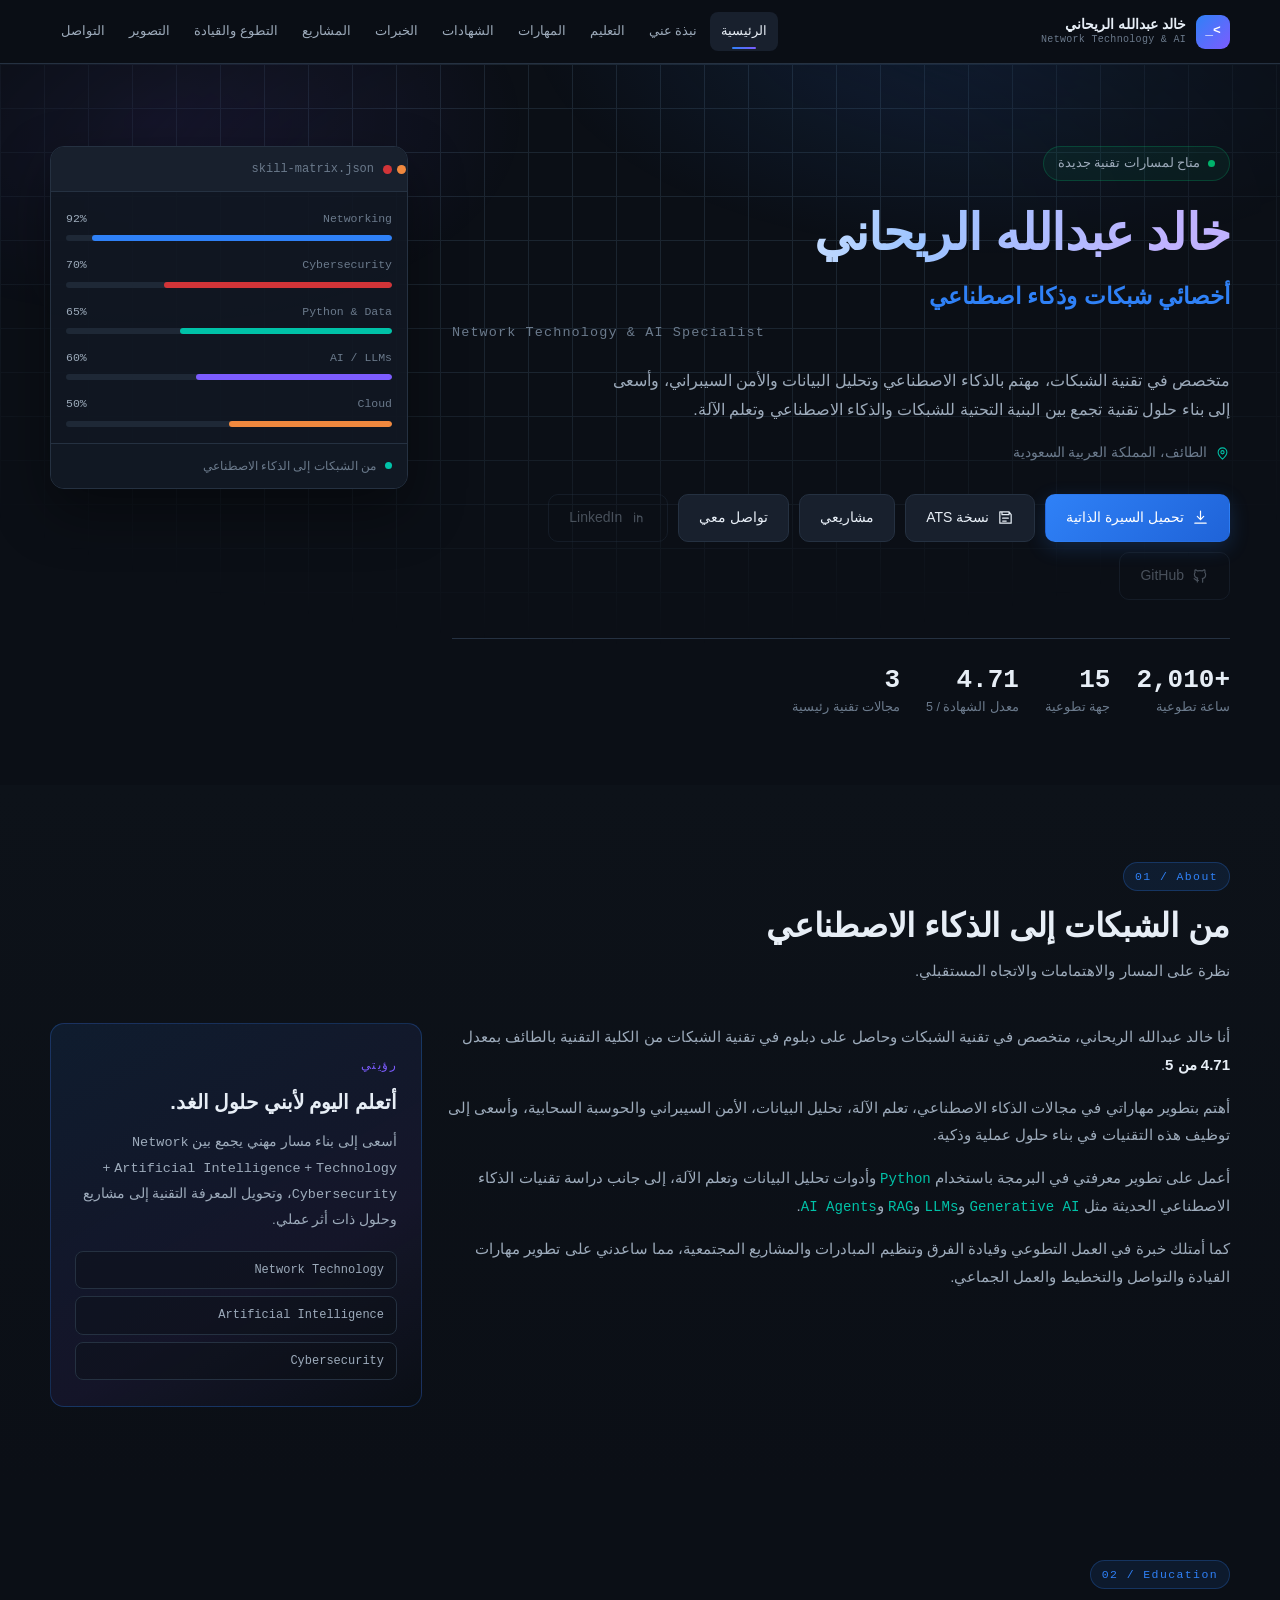
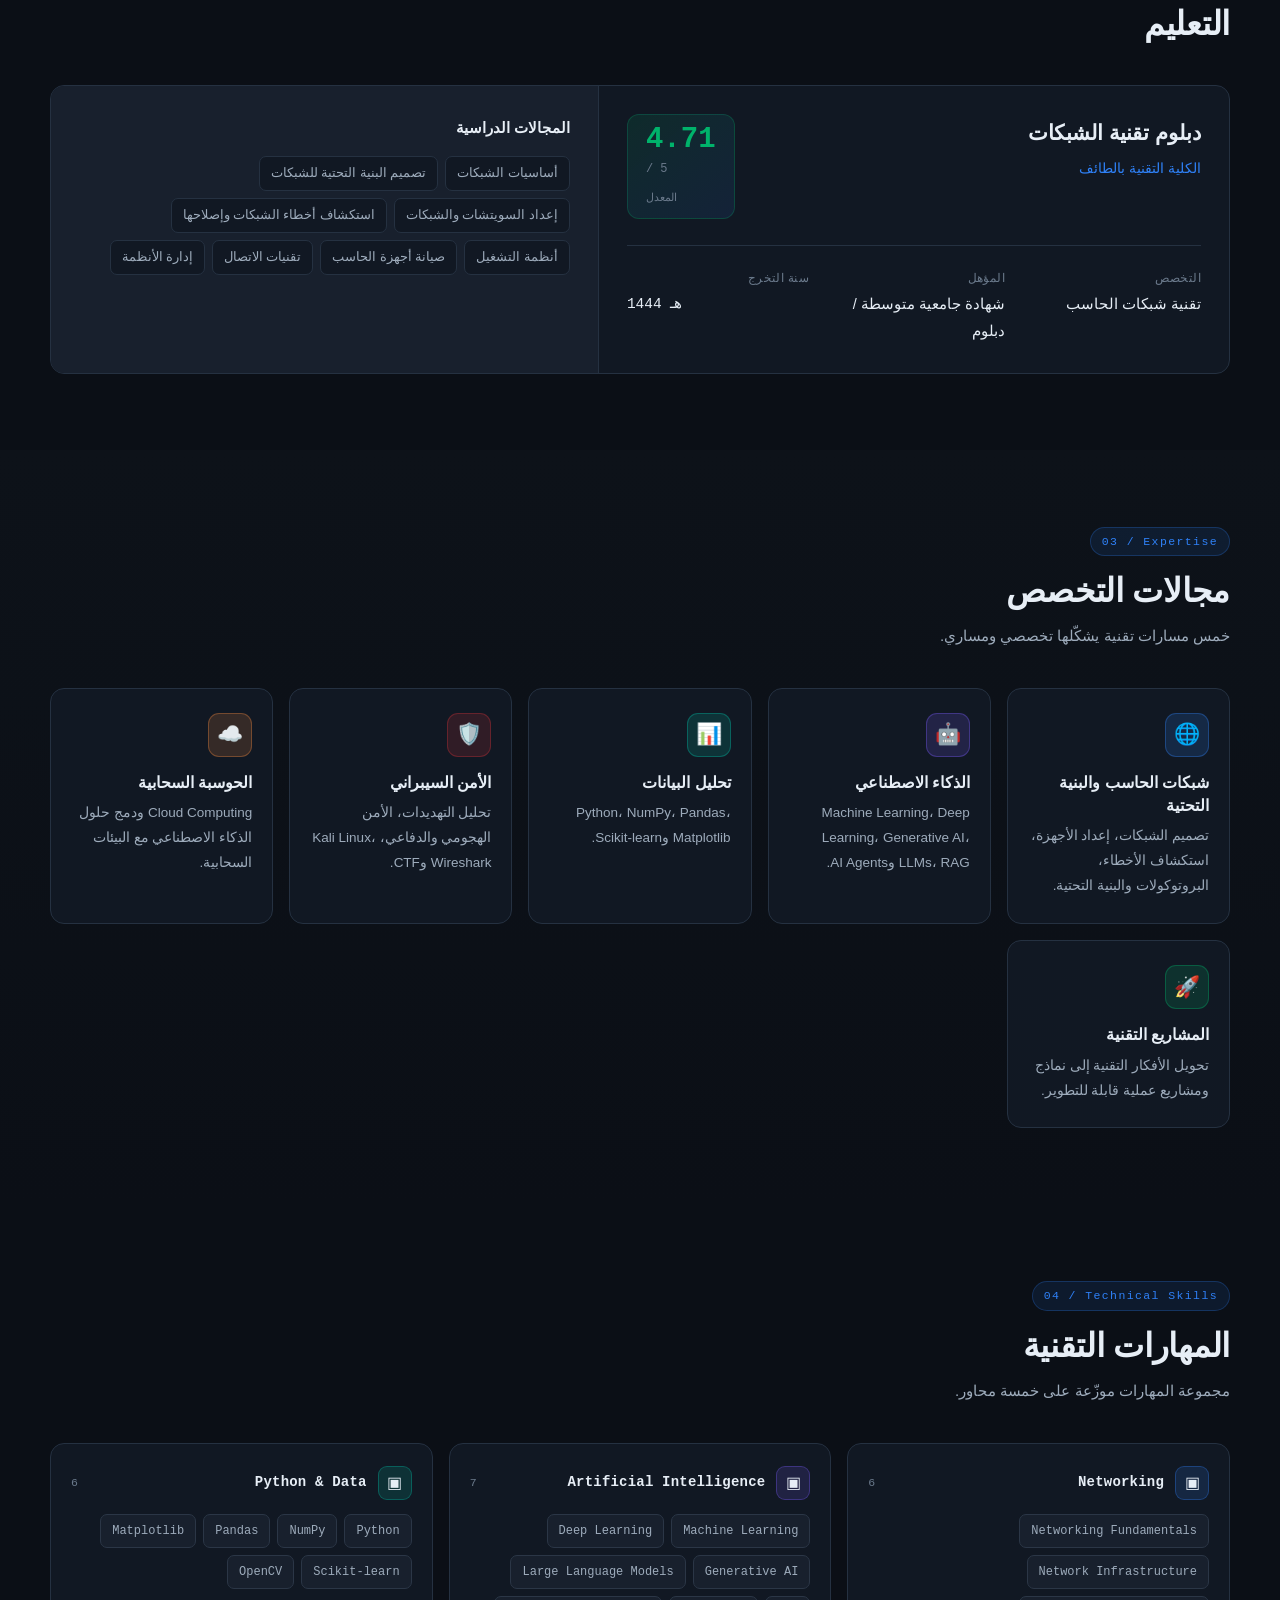
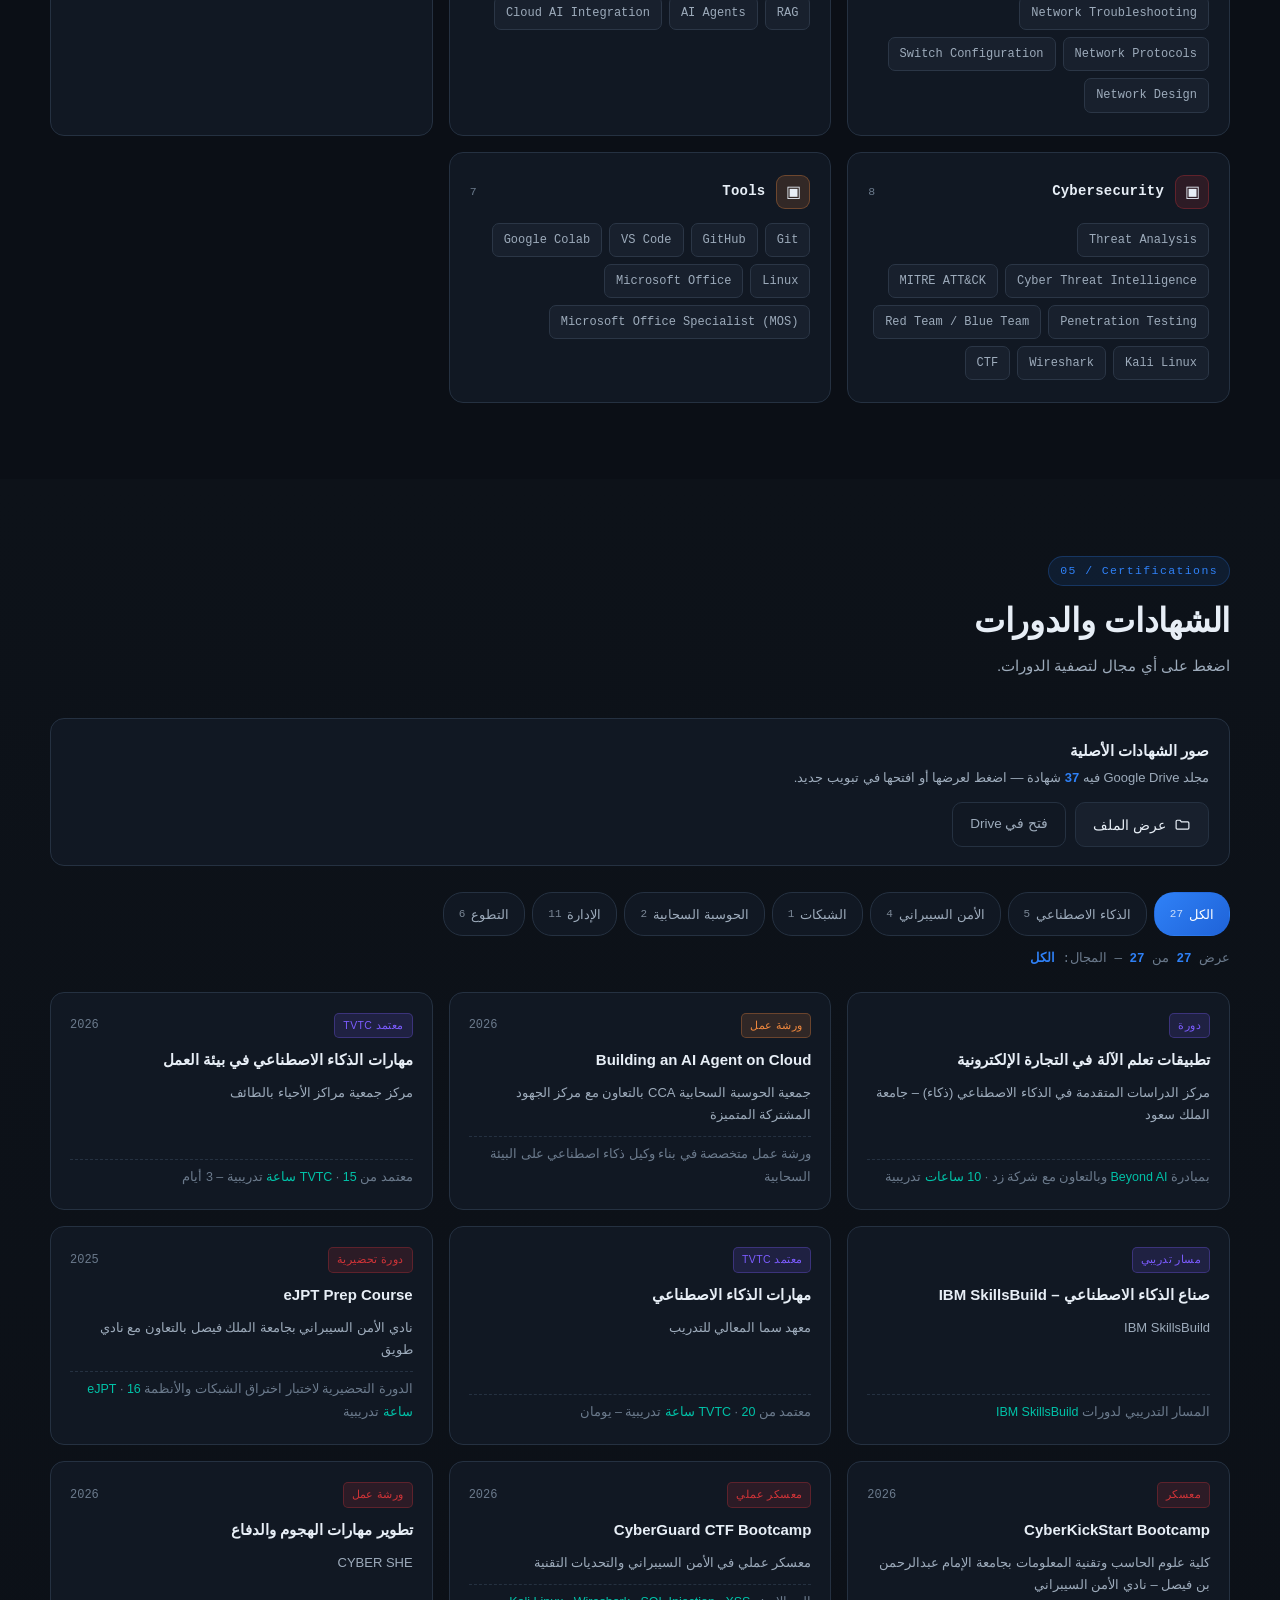
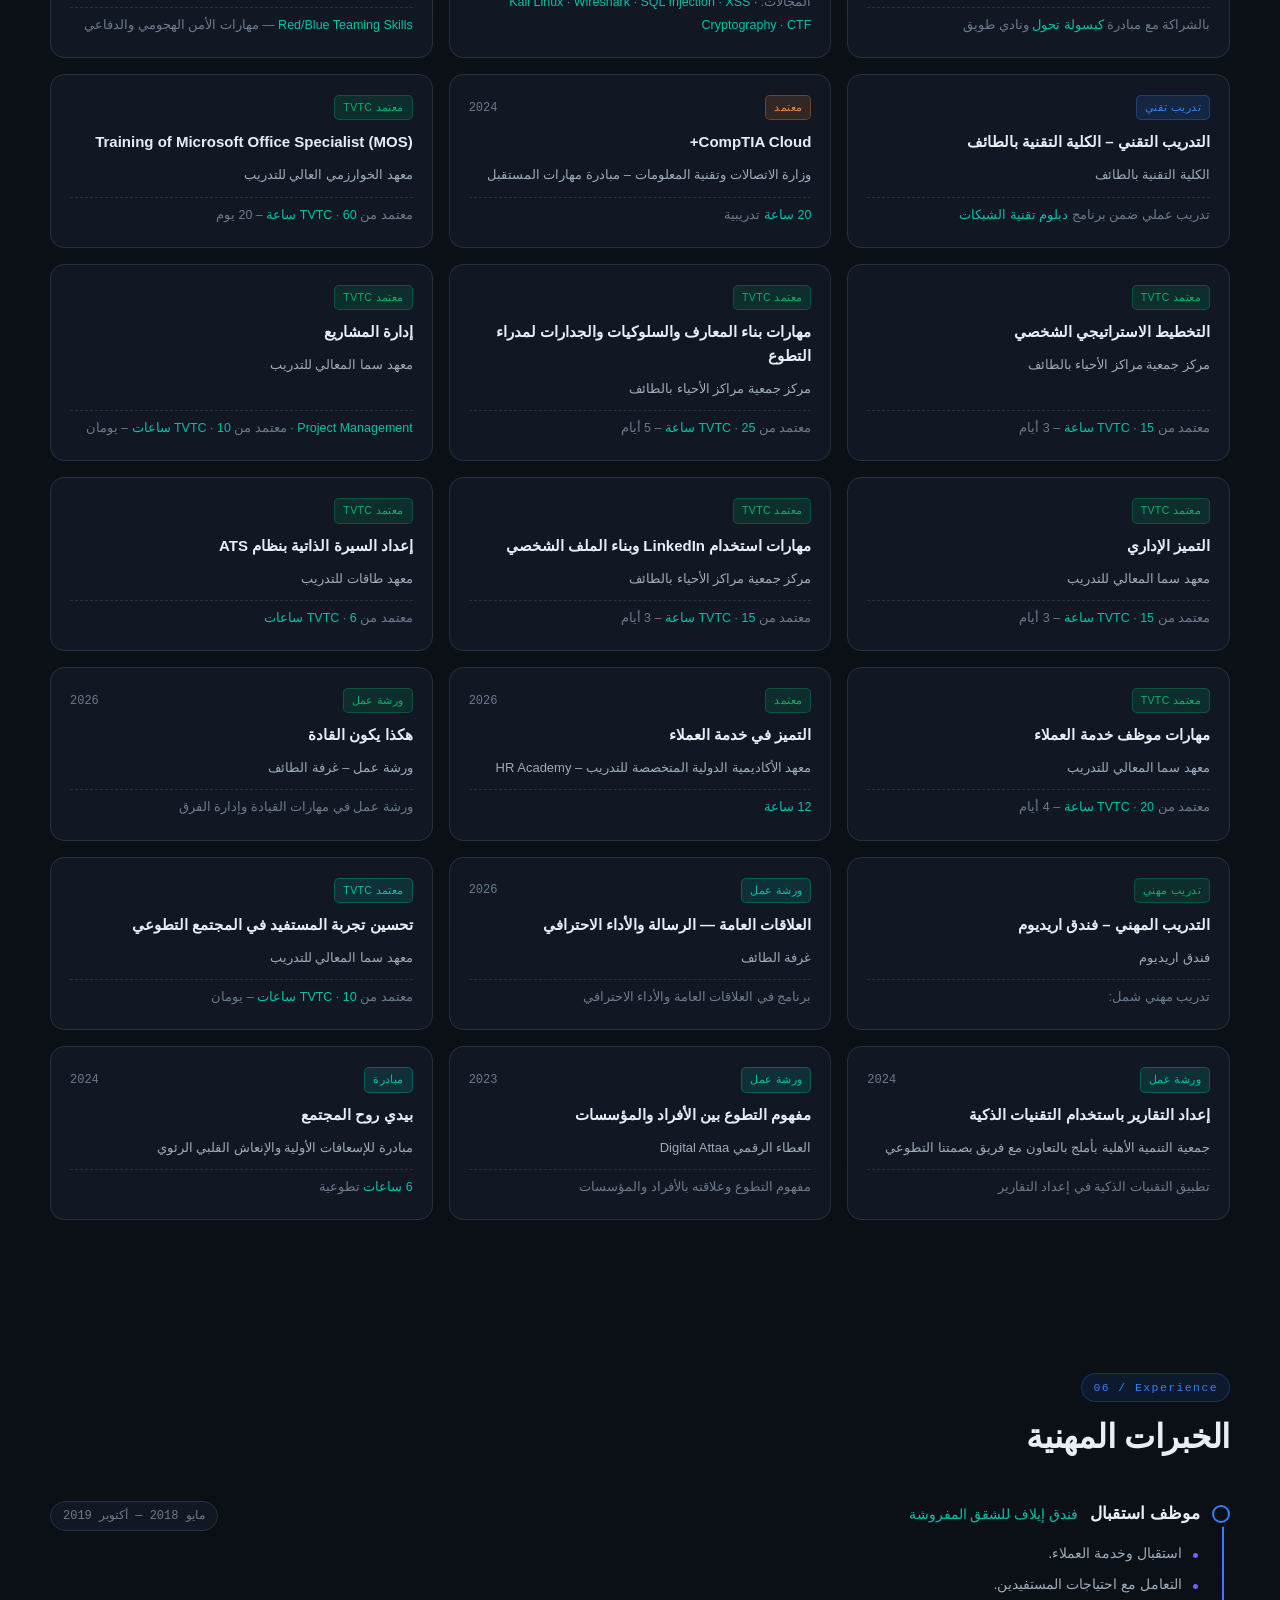
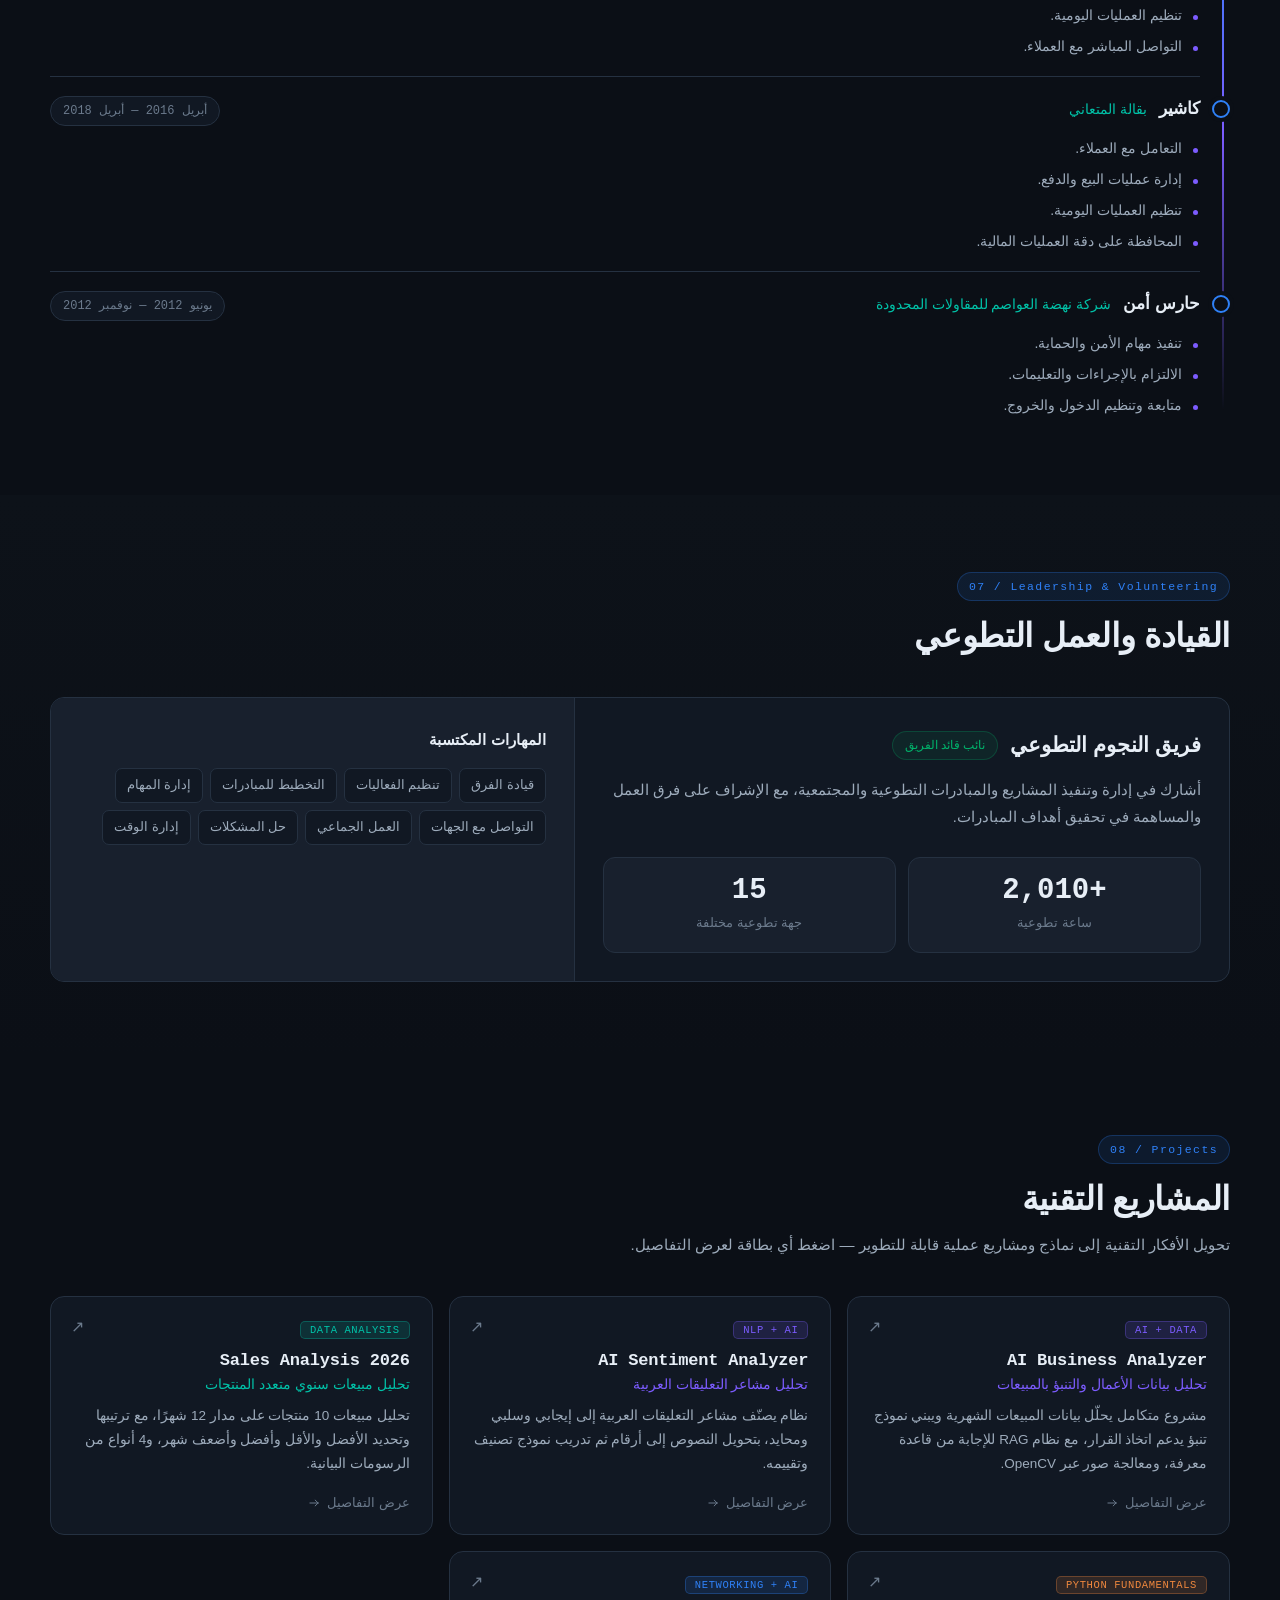
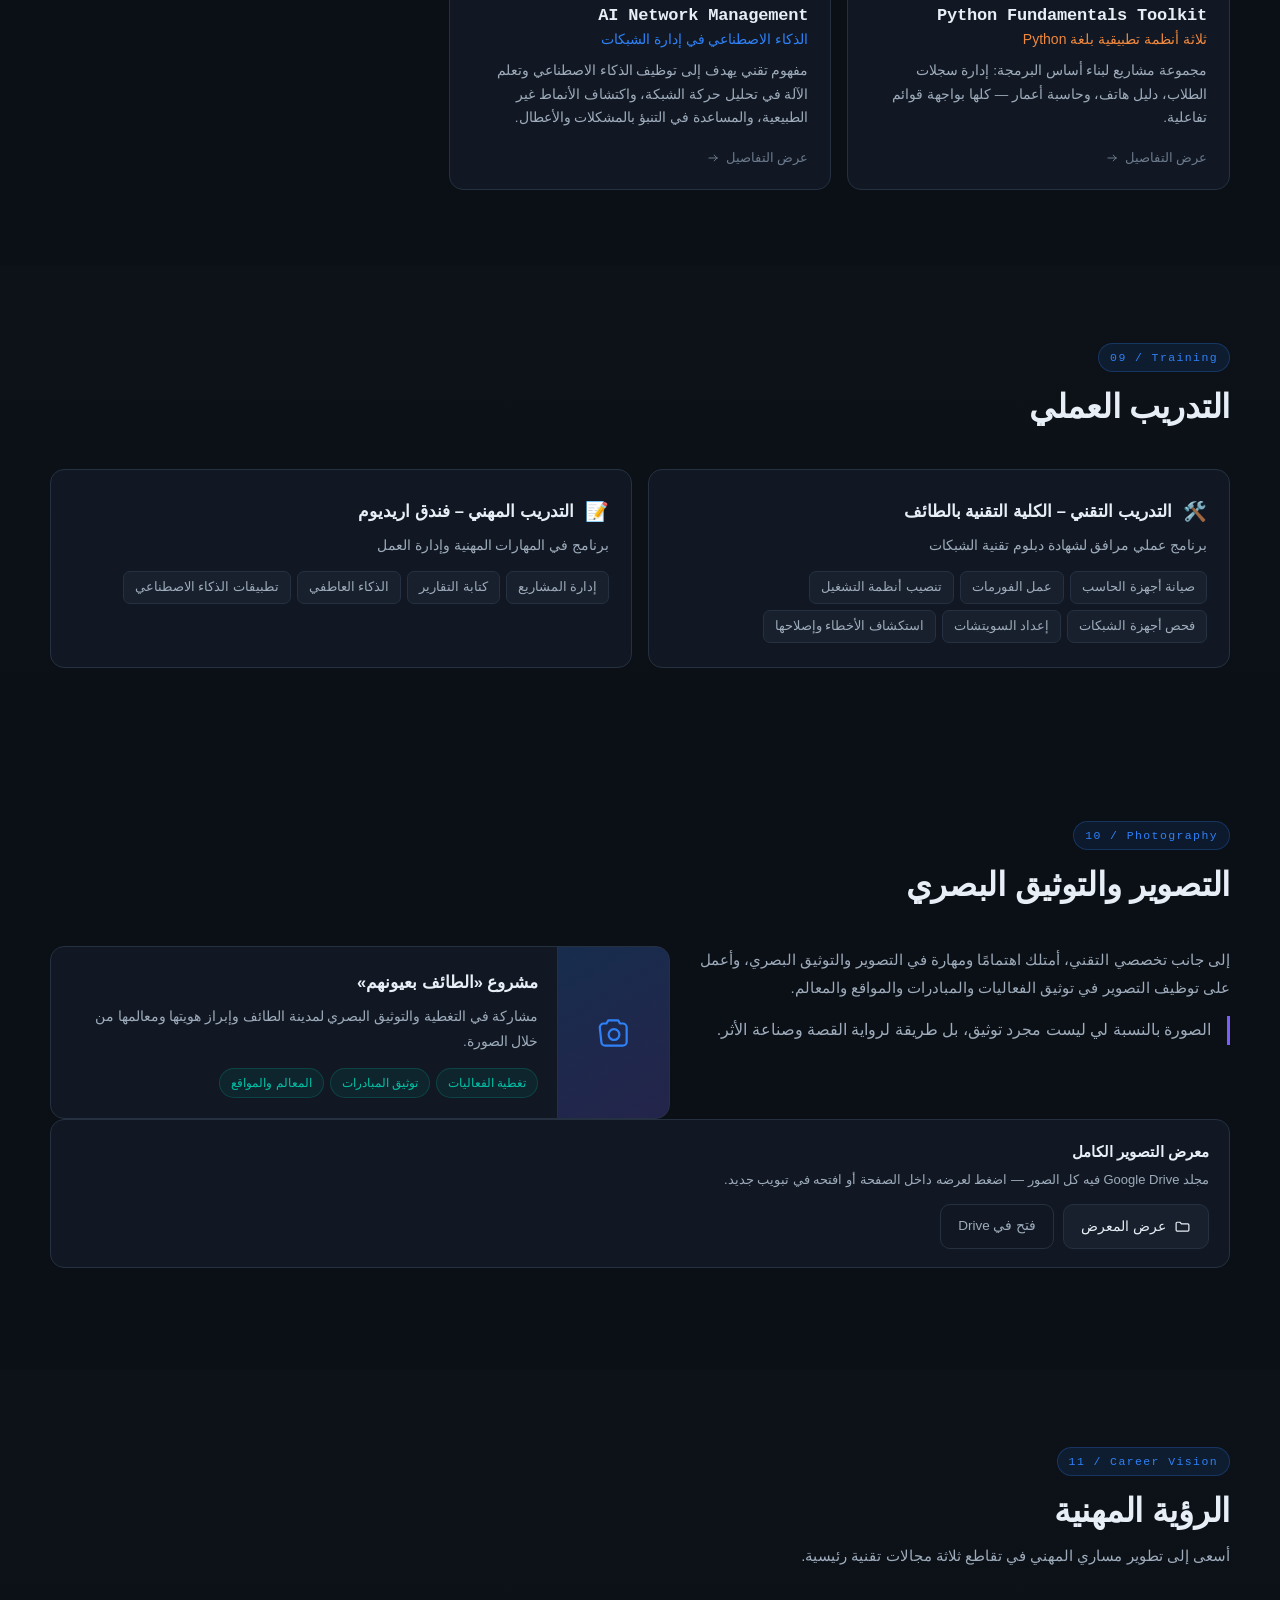
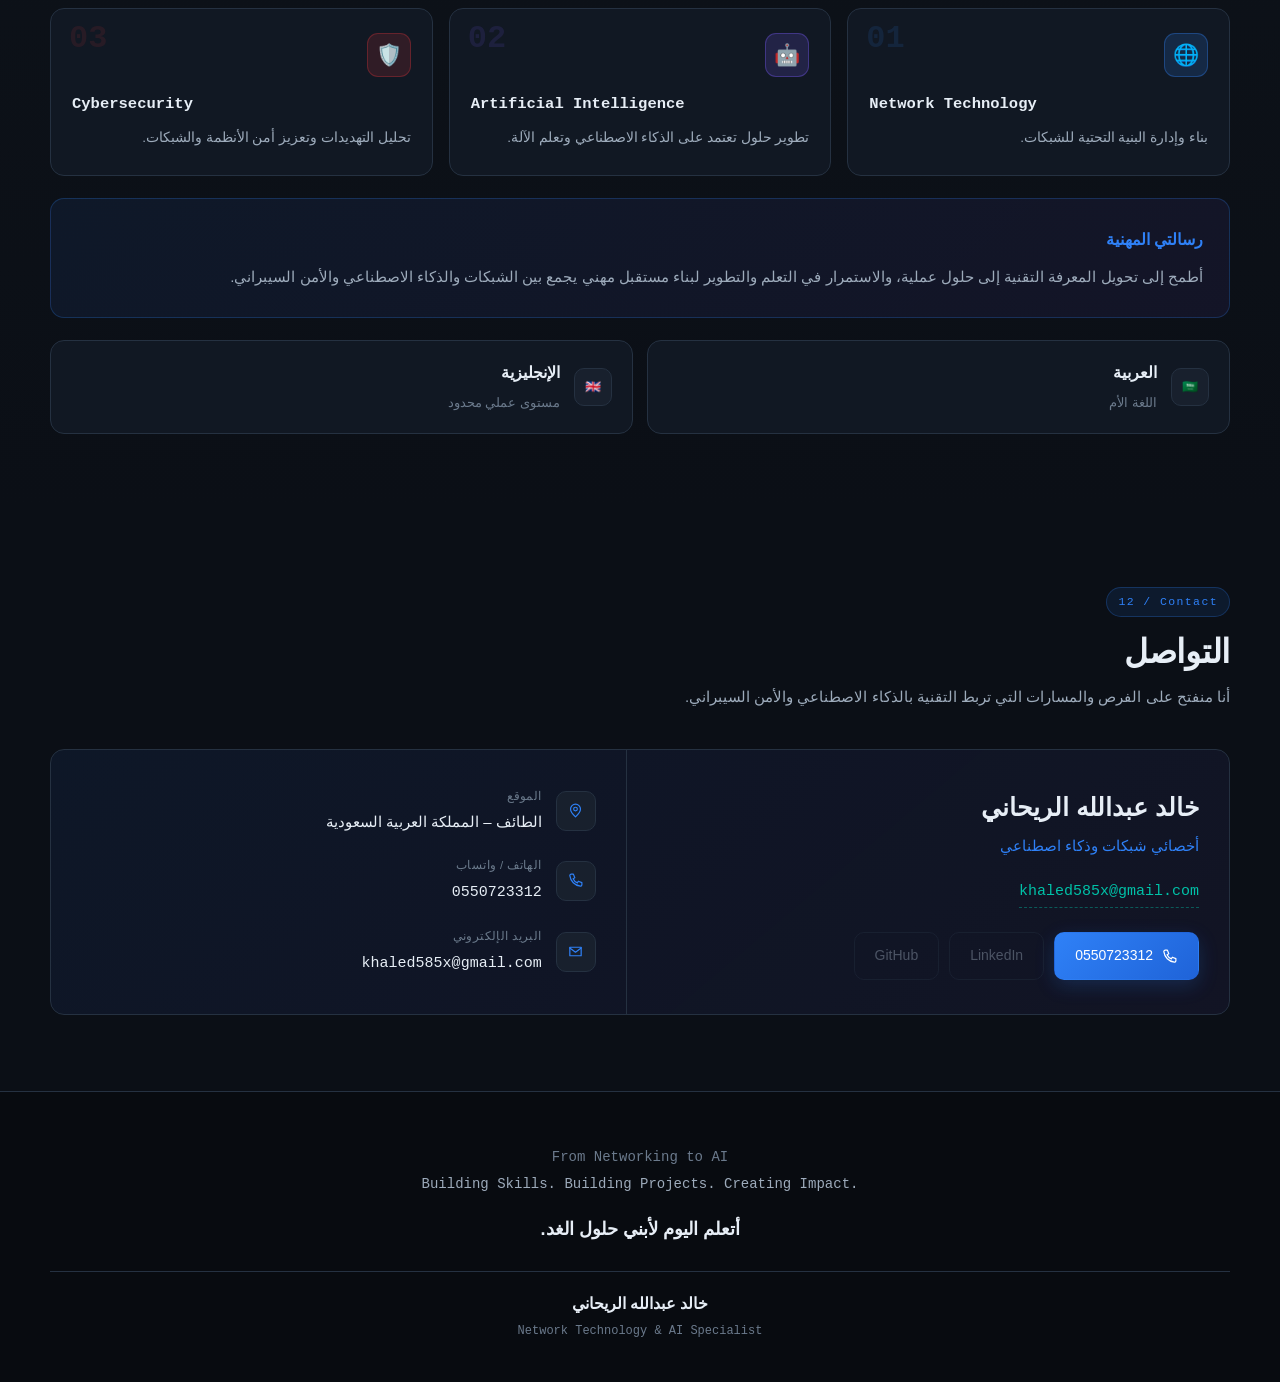
<file: index.html>
<!DOCTYPE html>
<html lang="ar" dir="rtl">
<head>
<meta charset="utf-8">
<meta name="viewport" content="width=device-width, initial-scale=1">
<title>خالد عبدالله الريحاني — أخصائي شبكات وذكاء اصطناعي</title>
<meta name="description" content="خالد عبدالله الريحاني — أخصائي شبكات وذكاء اصطناعي من الطائف، المملكة العربية السعودية. متخصص في تقنية الشبكات، الذكاء الاصطناعي، تحليل البيانات والأمن السيبراني.">
<meta name="author" content="خالد عبدالله الريحاني">
<meta name="theme-color" content="#0b0f16">

<!-- مشاركة على وسائل التواصل -->
<meta property="og:type" content="profile">
<meta property="og:title" content="خالد عبدالله الريحاني — أخصائي شبكات وذكاء اصطناعي">
<meta property="og:description" content="Network Technology &amp; AI Specialist — من الشبكات إلى الذكاء الاصطناعي.">
<meta property="og:locale" content="ar_SA">

<link rel="icon" href="data:image/svg+xml,<svg xmlns='http://www.w3.org/2000/svg' viewBox='0 0 32 32'><rect width='32' height='32' rx='7' fill='%230b0f16'/><text x='16' y='23' font-size='19' text-anchor='middle' fill='%232f81f7' font-family='monospace'>&gt;_</text></svg>">
<link rel="stylesheet" href="style.css">
</head>
<body>

<a class="skip" href="#home">تخطَّ إلى المحتوى</a>

<!-- ══════════════════ شريط التنقّل ══════════════════ -->
<header class="nav" id="nav">
  <div class="nav-in">
    <a class="nav-brand" href="#home">
      <span class="nb-mark">&gt;_</span>
      <span class="nb-txt">
        <b>خالد عبدالله الريحاني</b>
        <i dir="ltr">Network Technology &amp; AI</i>
      </span>
    </a>

    <button class="nav-burger" id="burger" aria-label="القائمة" aria-expanded="false">
      <span></span><span></span><span></span>
    </button>

    <nav class="nav-links" id="navLinks">
      <a href="#home" class="active">الرئيسية</a>
      <a href="#about">نبذة عني</a>
      <a href="#education">التعليم</a>
      <a href="#skills">المهارات</a>
      <a href="#certs">الشهادات</a>
      <a href="#experience">الخبرات</a>
      <a href="#projects">المشاريع</a>
      <a href="#volunteer">التطوع والقيادة</a>
      <a href="#photography">التصوير</a>
      <a href="#contact">التواصل</a>
    </nav>
  </div>
  <div class="nav-prog" id="navProg"></div>
</header>

<main>

<noscript>
  <div class="wrap" style="padding-block:20px">
    <p style="background:#f0883e1a;border:1px solid #f0883e4d;border-radius:12px;padding:18px 20px;color:#e6edf3">
      هذا الموقع يحتاج إلى تفعيل <b>JavaScript</b> لعرض المهارات والشهادات والمشاريع.
      فعّله من إعدادات المتصفح ثم أعد تحميل الصفحة.
    </p>
  </div>
</noscript>

<!-- ══════════════════ 1. الرئيسية ══════════════════ -->
<section class="sec hero" id="home">
  <div class="hero-bg" aria-hidden="true"></div>
  <div class="wrap hero-in">

    <div class="hero-txt">
      <span class="badge-live"><i></i> متاح لمسارات تقنية جديدة</span>

      <h1>خالد عبدالله الريحاني</h1>
      <p class="hero-role">أخصائي شبكات وذكاء اصطناعي</p>
      <p class="hero-role-en" dir="ltr">Network Technology &amp; AI Specialist</p>

      <p class="hero-desc">
        متخصص في تقنية الشبكات، مهتم بالذكاء الاصطناعي وتحليل البيانات والأمن السيبراني،
        وأسعى إلى بناء حلول تقنية تجمع بين البنية التحتية للشبكات والذكاء الاصطناعي وتعلم الآلة.
      </p>

      <p class="hero-loc">
        <svg viewBox="0 0 24 24" class="ico"><path d="M12 21s-7-6.2-7-11a7 7 0 1 1 14 0c0 4.8-7 11-7 11Z"/><circle cx="12" cy="10" r="2.6"/></svg>
        الطائف، المملكة العربية السعودية
      </p>

      <div class="hero-btns">
        <a class="btn primary" href="cv.html" target="_blank" rel="noopener">
          <svg viewBox="0 0 24 24" class="ico"><path d="M12 3v12m0 0 4.5-4.5M12 15l-4.5-4.5M4 20h16"/></svg>
          تحميل السيرة الذاتية
        </a>
        <a class="btn" href="cv-ats.html" target="_blank" rel="noopener">
          <svg viewBox="0 0 24 24" class="ico"><path d="M7 4h10l3 4v12H4V4h3m0 0v4h10V4M8 13h8M8 17h5"/></svg>
          نسخة ATS
        </a>
        <a class="btn" href="#projects">مشاريعي</a>
        <a class="btn" href="#contact">تواصل معي</a>
        <a class="btn ghost js-social" data-net="linkedin" href="#" target="_blank" rel="noopener">
          <svg viewBox="0 0 24 24" class="ico"><path d="M6.5 9v9M6.5 5.8v.2M10.8 18v-5a3 3 0 0 1 6 0v5M10.8 9v9"/></svg>
          LinkedIn
        </a>
        <a class="btn ghost js-social" data-net="github" href="#" target="_blank" rel="noopener">
          <svg viewBox="0 0 24 24" class="ico"><path d="M9 19c-4 1.3-4-2.2-6-2.7m12 5.2v-3.4c0-.9.1-1.3-.4-1.9 2.3-.3 4.6-1.2 4.6-5.3A4 4 0 0 0 18 7.6a3.7 3.7 0 0 0-.1-3.5s-1-.3-3.5 1.4a12 12 0 0 0-6.4 0C5.5 3.8 4.5 4 4.5 4A3.7 3.7 0 0 0 4.4 7.6a4 4 0 0 0-1 2.8c0 4.1 2.3 5 4.6 5.3-.4.5-.5 1-.5 1.6V21"/></svg>
          GitHub
        </a>
      </div>

      <ul class="hero-stats" id="heroStats"></ul>
    </div>

    <aside class="hero-card" aria-label="ملخص المهارات">
      <div class="hc-head">
        <span class="hc-dot"></span>
        <span dir="ltr">skill-matrix.json</span>
      </div>
      <div class="hc-body" id="heroMatrix"></div>
      <div class="hc-foot">
        <span class="hc-pulse"></span>
        <span>من الشبكات إلى الذكاء الاصطناعي</span>
      </div>
    </aside>

  </div>
</section>

<!-- ══════════════════ 2. نبذة عني ══════════════════ -->
<section class="sec" id="about">
  <div class="wrap">
    <div class="shead">
      <span class="kick" dir="ltr">01 / About</span>
      <h2>من الشبكات إلى الذكاء الاصطناعي</h2>
      <p class="slead">نظرة على المسار والاهتمامات والاتجاه المستقبلي.</p>
    </div>

    <div class="about">
      <div class="about-txt">
        <p>
          أنا خالد عبدالله الريحاني، متخصص في تقنية الشبكات وحاصل على دبلوم في تقنية الشبكات
          من الكلية التقنية بالطائف بمعدل <b>4.71 من 5</b>.
        </p>
        <p>
          أهتم بتطوير مهاراتي في مجالات الذكاء الاصطناعي، تعلم الآلة، تحليل البيانات، الأمن السيبراني
          والحوسبة السحابية، وأسعى إلى توظيف هذه التقنيات في بناء حلول عملية وذكية.
        </p>
        <p>
          أعمل على تطوير معرفتي في البرمجة باستخدام <span dir="ltr">Python</span> وأدوات تحليل البيانات
          وتعلم الآلة، إلى جانب دراسة تقنيات الذكاء الاصطناعي الحديثة مثل
          <span dir="ltr">Generative AI</span> و<span dir="ltr">LLMs</span> و<span dir="ltr">RAG</span>
          و<span dir="ltr">AI Agents</span>.
        </p>
        <p>
          كما أمتلك خبرة في العمل التطوعي وقيادة الفرق وتنظيم المبادرات والمشاريع المجتمعية،
          مما ساعدني على تطوير مهارات القيادة والتواصل والتخطيط والعمل الجماعي.
        </p>
      </div>

      <aside class="vision-box">
        <span class="vb-kick">رؤيتي</span>
        <p class="vb-big">أتعلم اليوم لأبني حلول الغد.</p>
        <p class="vb-sm">
          أسعى إلى بناء مسار مهني يجمع بين
          <span dir="ltr">Network Technology</span> + <span dir="ltr">Artificial Intelligence</span> +
          <span dir="ltr">Cybersecurity</span>، وتحويل المعرفة التقنية إلى مشاريع وحلول ذات أثر عملي.
        </p>
        <div class="vb-tri">
          <span>Network Technology</span><span>Artificial Intelligence</span><span>Cybersecurity</span>
        </div>
      </aside>
    </div>
  </div>
</section>

<!-- ══════════════════ 3. التعليم ══════════════════ -->
<section class="sec" id="education">
  <div class="wrap">
    <div class="shead">
      <span class="kick" dir="ltr">02 / Education</span>
      <h2>التعليم</h2>
    </div>

    <article class="edu">
      <div class="edu-main">
        <div class="edu-top">
          <div>
            <h3>دبلوم تقنية الشبكات</h3>
            <p class="edu-org">الكلية التقنية بالطائف</p>
          </div>
          <span class="grade">
            <b dir="ltr">4.71</b><i dir="ltr">/ 5</i>
            <em>المعدل</em>
          </span>
        </div>

        <dl class="edu-meta">
          <div><dt>التخصص</dt><dd>تقنية شبكات الحاسب</dd></div>
          <div><dt>المؤهل</dt><dd>شهادة جامعية متوسطة / دبلوم</dd></div>
          <div><dt>سنة التخرج</dt><dd dir="ltr">1444 هـ</dd></div>
        </dl>
      </div>

      <div class="edu-side">
        <h4>المجالات الدراسية</h4>
        <ul class="tags" id="eduTopics"></ul>
      </div>
    </article>
  </div>
</section>

<!-- ══════════════════ 4. مجالات التخصص ══════════════════ -->
<section class="sec" id="expertise">
  <div class="wrap">
    <div class="shead">
      <span class="kick" dir="ltr">03 / Expertise</span>
      <h2>مجالات التخصص</h2>
      <p class="slead">خمس مسارات تقنية يشكّلها تخصصي ومساري.</p>
    </div>
    <div class="grid g5" id="expertiseGrid"></div>
  </div>
</section>

<!-- ══════════════════ 5. المهارات التقنية ══════════════════ -->
<section class="sec" id="skills">
  <div class="wrap">
    <div class="shead">
      <span class="kick" dir="ltr">04 / Technical Skills</span>
      <h2>المهارات التقنية</h2>
      <p class="slead">مجموعة المهارات موزّعة على خمسة محاور.</p>
    </div>
    <div class="grid g2 skills" id="skillsGrid"></div>
  </div>
</section>

<!-- ══════════════════ 6. الشهادات والدورات ══════════════════ -->
<section class="sec" id="certs">
  <div class="wrap">
    <div class="shead">
      <span class="kick" dir="ltr">05 / Certifications</span>
      <h2>الشهادات والدورات</h2>
      <p class="slead">اضغط على أي مجال لتصفية الدورات.</p>
    </div>

    <div class="drive-bar" id="certsDriveBar" hidden>
      <div class="db-txt">
        <b>صور الشهادات الأصلية</b>
        <span>مجلد Google Drive فيه <b>37</b> شهادة — اضغط لعرضها أو افتحها في تبويب جديد.</span>
      </div>
      <div class="db-btns">
        <button class="btn" id="certsDriveToggle" aria-expanded="false" aria-controls="certsDriveView">
          <svg viewBox="0 0 24 24" class="ico" aria-hidden="true"><path d="M3 7.5A1.5 1.5 0 0 1 4.5 6h4l2 2.4h9A1.5 1.5 0 0 1 21 9.9V17a1.5 1.5 0 0 1-1.5 1.5h-15A1.5 1.5 0 0 1 3 17Z"/></svg>
          عرض الملف
        </button>
        <a class="btn ghost" id="certsDriveOpen" target="_blank" rel="noopener">فتح في Drive</a>
      </div>
      <div class="drive-view" id="certsDriveView" hidden>
        <iframe title="مجلد الشهادات" loading="lazy" referrerpolicy="no-referrer"></iframe>
      </div>
    </div>

    <div class="filters" id="certFilters" role="tablist" aria-label="تصفية الشهادات"></div>
    <div class="cert-count" id="certCount"></div>
    <div class="grid g3" id="certsGrid"></div>
  </div>
</section>

<!-- ══════════════════ 7. الخبرات المهنية ══════════════════ -->
<section class="sec" id="experience">
  <div class="wrap">
    <div class="shead">
      <span class="kick" dir="ltr">06 / Experience</span>
      <h2>الخبرات المهنية</h2>
    </div>
    <div class="tl" id="jobsList"></div>
  </div>
</section>

<!-- ══════════════════ 8. التطوع والقيادة ══════════════════ -->
<section class="sec" id="volunteer">
  <div class="wrap">
    <div class="shead">
      <span class="kick" dir="ltr">07 / Leadership &amp; Volunteering</span>
      <h2>القيادة والعمل التطوعي</h2>
    </div>

    <div class="vol">
      <div class="vol-lead">
        <div class="vol-role">
          <h3>فريق النجوم التطوعي</h3>
          <span class="vol-badge">نائب قائد الفريق</span>
        </div>
        <p>
          أشارك في إدارة وتنفيذ المشاريع والمبادرات التطوعية والمجتمعية، مع الإشراف على فرق العمل
          والمساهمة في تحقيق أهداف المبادرات.
        </p>

        <div class="vol-kpis" id="volKpis"></div>
      </div>

      <div class="vol-skills">
        <h4>المهارات المكتسبة</h4>
        <ul class="tags" id="volTags"></ul>
      </div>
    </div>
  </div>
</section>

<!-- ══════════════════ 9. المشاريع ══════════════════ -->
<section class="sec" id="projects">
  <div class="wrap">
    <div class="shead">
      <span class="kick" dir="ltr">08 / Projects</span>
      <h2>المشاريع التقنية</h2>
      <p class="slead">تحويل الأفكار التقنية إلى نماذج ومشاريع عملية قابلة للتطوير — اضغط أي بطاقة لعرض التفاصيل.</p>
    </div>
    <div class="grid g3 proj" id="projectsGrid"></div>
  </div>
</section>

<!-- ══════════════════ 10. التدريب ══════════════════ -->
<section class="sec" id="training">
  <div class="wrap">
    <div class="shead">
      <span class="kick" dir="ltr">09 / Training</span>
      <h2>التدريب العملي</h2>
    </div>
    <div class="grid g2" id="trainingGrid"></div>
  </div>
</section>

<!-- ══════════════════ 11. التصوير ══════════════════ -->
<section class="sec" id="photography">
  <div class="wrap">
    <div class="shead">
      <span class="kick" dir="ltr">10 / Photography</span>
      <h2>التصوير والتوثيق البصري</h2>
    </div>

    <div class="photo">
      <div class="photo-txt">
        <p>
          إلى جانب تخصصي التقني، أمتلك اهتمامًا ومهارة في التصوير والتوثيق البصري، وأعمل على توظيف
          التصوير في توثيق الفعاليات والمبادرات والمواقع والمعالم.
        </p>
        <p class="photo-quote">الصورة بالنسبة لي ليست مجرد توثيق، بل طريقة لرواية القصة وصناعة الأثر.</p>
      </div>

      <article class="photo-card">
        <div class="pc-thumb" aria-hidden="true">
          <svg viewBox="0 0 24 24" class="pc-ico">
            <path d="M3 8.5A2.5 2.5 0 0 1 5.5 6h1.7l1.2-2h6.2l1.2 2h1.7A2.5 2.5 0 0 1 20 8.5v9A2.5 2.5 0 0 1 17.5 20h-11A2.5 2.5 0 0 1 4 17.5Z"/>
            <circle cx="12" cy="13" r="3.4"/>
          </svg>
        </div>
        <div class="pc-body">
          <h3>مشروع «الطائف بعيونهم»</h3>
          <p>مشاركة في التغطية والتوثيق البصري لمدينة الطائف وإبراز هويتها ومعالمها من خلال الصورة.</p>
          <div class="pc-areas">
            <span>تغطية الفعاليات</span><span>توثيق المبادرات</span><span>المعالم والمواقع</span>
          </div>
        </div>
      </article>
    </div>

    <div class="drive-bar" id="photosDriveBar" hidden>
      <div class="db-txt">
        <b>معرض التصوير الكامل</b>
        <span>مجلد Google Drive فيه كل الصور — اضغط لعرضه داخل الصفحة أو افتحه في تبويب جديد.</span>
      </div>
      <div class="db-btns">
        <button class="btn" id="photosDriveToggle" aria-expanded="false" aria-controls="photosDriveView">
          <svg viewBox="0 0 24 24" class="ico" aria-hidden="true"><path d="M3 7.5A1.5 1.5 0 0 1 4.5 6h4l2 2.4h9A1.5 1.5 0 0 1 21 9.9V17a1.5 1.5 0 0 1-1.5 1.5h-15A1.5 1.5 0 0 1 3 17Z"/></svg>
          عرض المعرض
        </button>
        <a class="btn ghost" id="photosDriveOpen" target="_blank" rel="noopener">فتح في Drive</a>
      </div>
      <div class="drive-view" id="photosDriveView" hidden>
        <iframe title="مجلد التصوير" loading="lazy" referrerpolicy="no-referrer"></iframe>
      </div>
    </div>
  </div>
</section>

<!-- ══════════════════ 12. الرؤية المهنية ══════════════════ -->
<section class="sec" id="vision">
  <div class="wrap">
    <div class="shead">
      <span class="kick" dir="ltr">11 / Career Vision</span>
      <h2>الرؤية المهنية</h2>
      <p class="slead">أسعى إلى تطوير مساري المهني في تقاطع ثلاثة مجالات تقنية رئيسية.</p>
    </div>

    <div class="grid g3" id="visionGrid"></div>

    <div class="msg">
      <h4>رسالتي المهنية</h4>
      <p>
        أطمح إلى تحويل المعرفة التقنية إلى حلول عملية، والاستمرار في التعلم والتطوير لبناء مستقبل مهني
        يجمع بين الشبكات والذكاء الاصطناعي والأمن السيبراني.
      </p>
    </div>

    <div class="langs" id="langsGrid"></div>
  </div>
</section>

<!-- ══════════════════ 13. التواصل ══════════════════ -->
<section class="sec" id="contact">
  <div class="wrap">
    <div class="shead">
      <span class="kick" dir="ltr">12 / Contact</span>
      <h2>التواصل</h2>
      <p class="slead">أنا منفتح على الفرص والمسارات التي تربط التقنية بالذكاء الاصطناعي والأمن السيبراني.</p>
    </div>

    <div class="contact">
      <div class="c-left">
        <h3>خالد عبدالله الريحاني</h3>
        <p class="c-role">أخصائي شبكات وذكاء اصطناعي</p>
        <a class="c-mail" id="cMail" href="#">khaled585x@gmail.com</a>
        <div class="c-btns">
          <a class="btn primary" id="cTel" href="#">
            <svg viewBox="0 0 24 24" class="ico"><path d="M6 3h3l2 5-2.4 1.4a12 12 0 0 0 6 6L16 13l5 2v3a2 2 0 0 1-2.2 2A17 17 0 0 1 4 5.2 2 2 0 0 1 6 3Z"/></svg>
            <span id="cTelTxt">0550723312</span>
          </a>
          <a class="btn ghost js-social" data-net="linkedin" href="#" target="_blank" rel="noopener">LinkedIn</a>
          <a class="btn ghost js-social" data-net="github" href="#" target="_blank" rel="noopener">GitHub</a>
        </div>
      </div>

      <div class="c-right">
        <div class="c-line">
          <span class="c-ico"><svg viewBox="0 0 24 24" class="ico"><path d="M12 21s-7-6.2-7-11a7 7 0 1 1 14 0c0 4.8-7 11-7 11Z"/><circle cx="12" cy="10" r="2.6"/></svg></span>
          <div><em>الموقع</em><b>الطائف – المملكة العربية السعودية</b></div>
        </div>
        <div class="c-line">
          <span class="c-ico"><svg viewBox="0 0 24 24" class="ico"><path d="M6 3h3l2 5-2.4 1.4a12 12 0 0 0 6 6L16 13l5 2v3a2 2 0 0 1-2.2 2A17 17 0 0 1 4 5.2 2 2 0 0 1 6 3Z"/></svg></span>
          <div><em>الهاتف / واتساب</em><b id="cTelTxt2" dir="ltr">0550723312</b></div>
        </div>
        <div class="c-line">
          <span class="c-ico"><svg viewBox="0 0 24 24" class="ico"><path d="M4 6h16v12H4z"/><path d="m4 7 8 6 8-6"/></svg></span>
          <div><em>البريد الإلكتروني</em><b id="cMailTxt" dir="ltr">khaled585x@gmail.com</b></div>
        </div>
      </div>
    </div>
  </div>
</section>

</main>

<!-- ══════════════════ التذييل ══════════════════ -->
<footer class="foot">
  <div class="wrap foot-in">
    <p class="f-en" dir="ltr">From Networking to AI<br><b>Building Skills. Building Projects. Creating Impact.</b></p>
    <p class="f-ar">أتعلم اليوم لأبني حلول الغد.</p>
    <div class="f-me">
      <b>خالد عبدالله الريحاني</b>
      <span dir="ltr">Network Technology &amp; AI Specialist</span>
    </div>
  </div>
</footer>

<button class="totop" id="toTop" aria-label="العودة للأعلى">↑</button>

<!-- ══════════════════ نافذة المشروع ══════════════════ -->
<div class="modal" id="modal" hidden>
  <div class="modal-box" role="dialog" aria-modal="true" aria-labelledby="mTitle">
    <div class="modal-head">
      <span id="mTitle">المشروع</span>
      <button id="mClose" class="x" aria-label="إغلاق">✕</button>
    </div>
    <div class="modal-body" id="mBody"></div>
  </div>
</div>

<script src="app.js"></script>
</body>
</html>
</file>
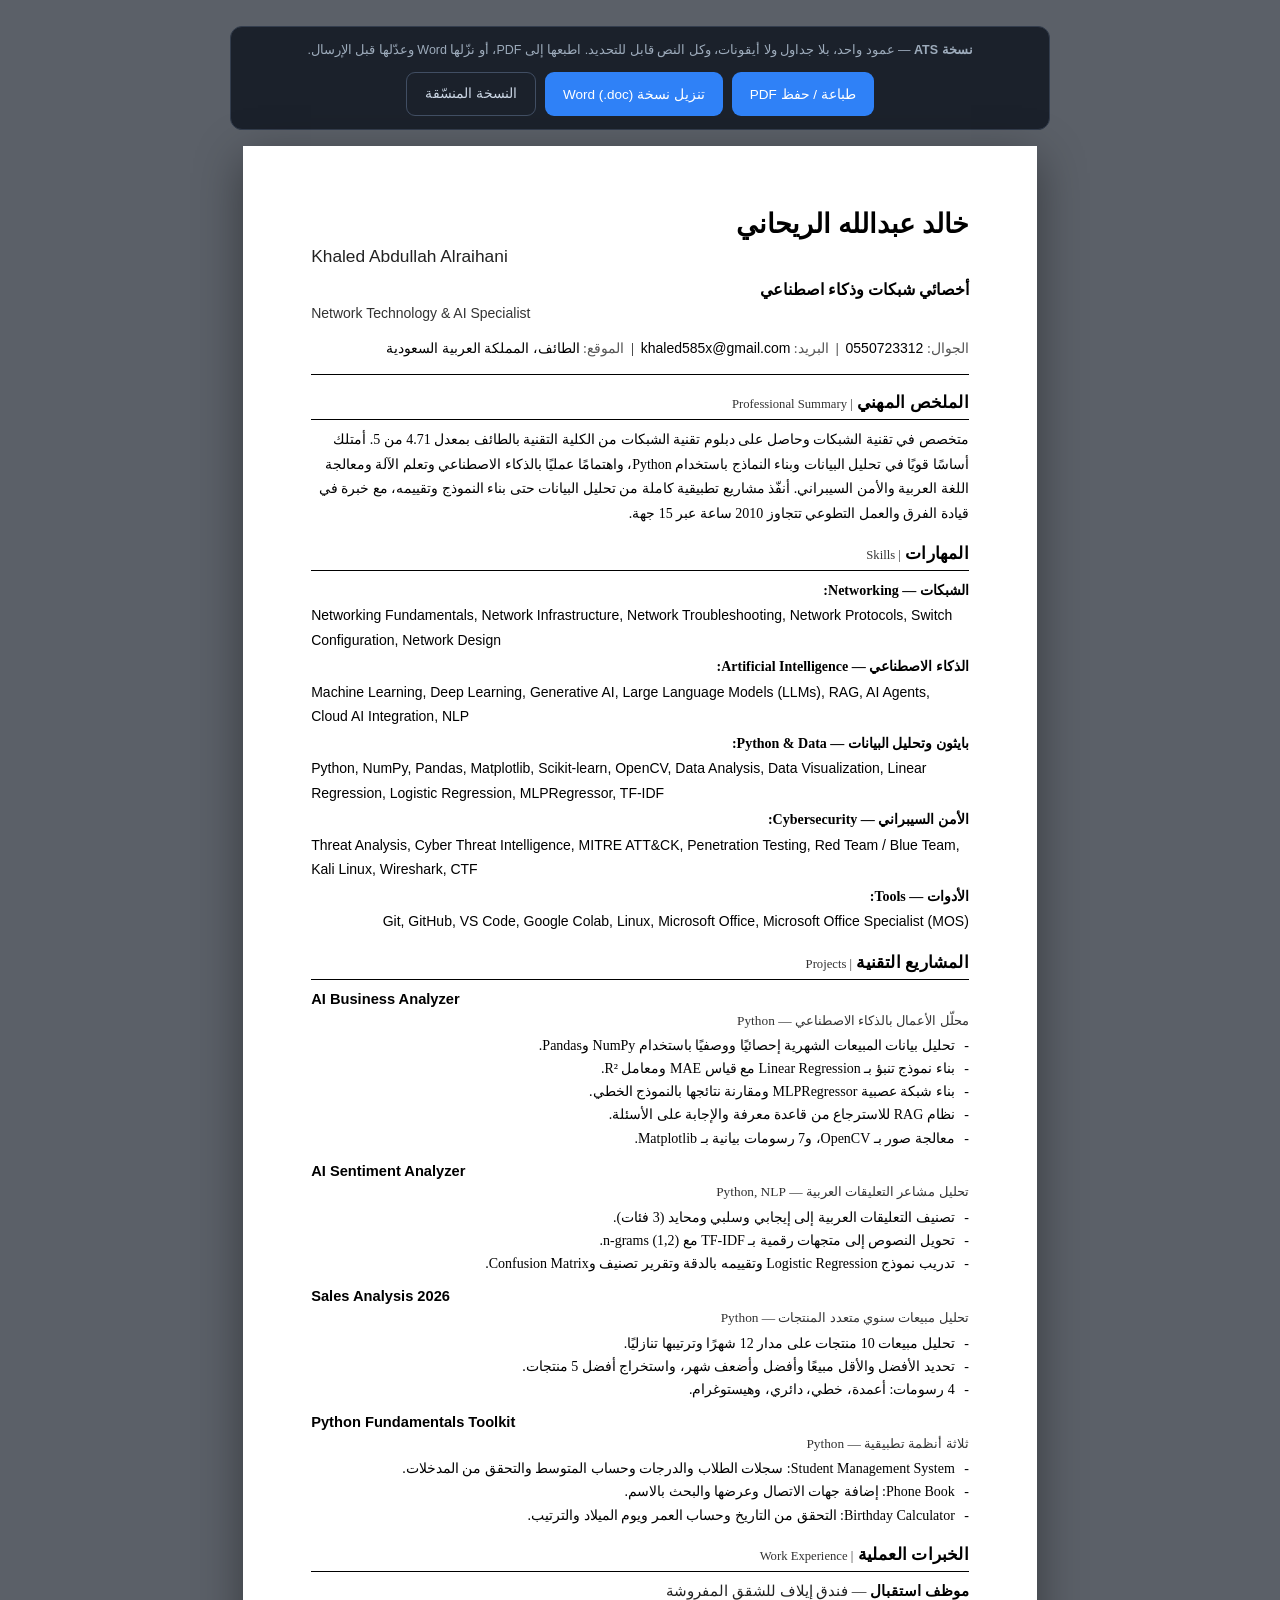
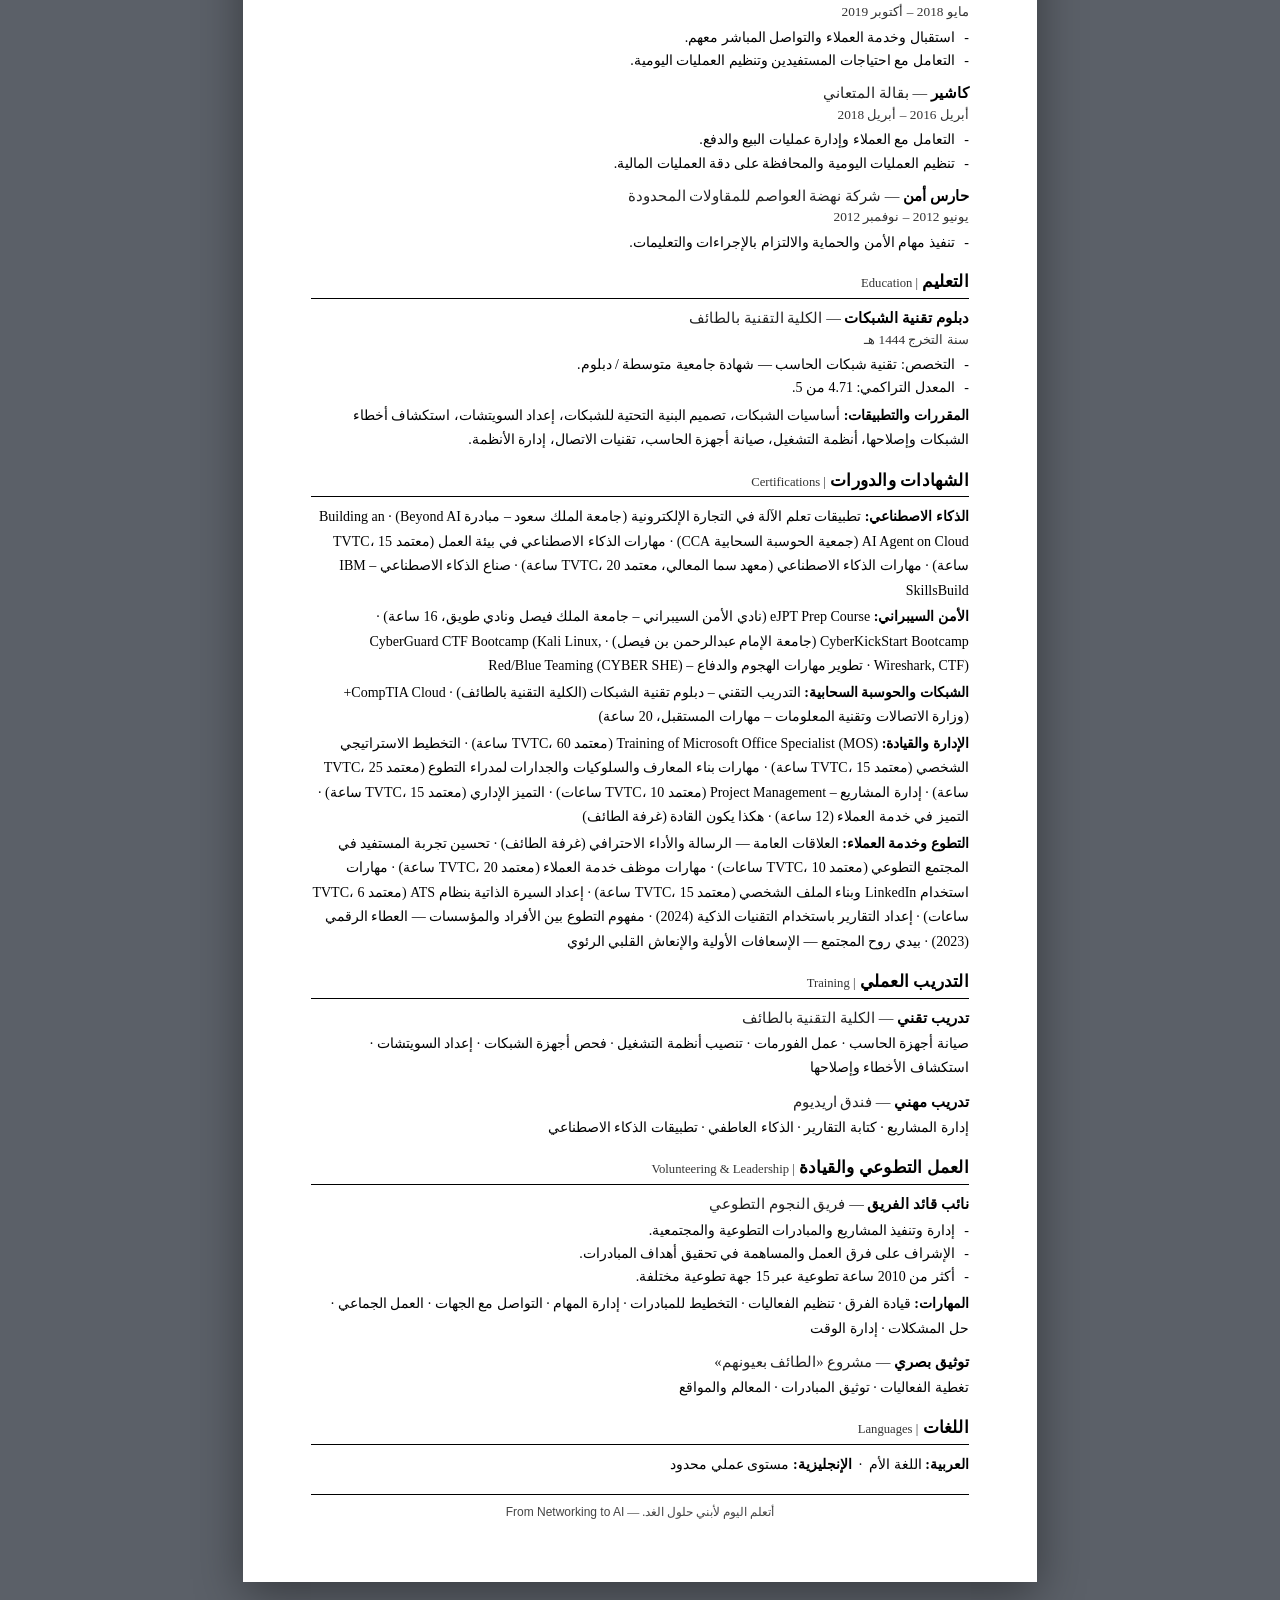
<file: cv-ats.html>
<!DOCTYPE html>
<html lang="ar" dir="rtl">
<head>
<meta charset="utf-8">
<meta name="viewport" content="width=device-width, initial-scale=1, viewport-fit=cover">
<title>السيرة الذاتية (ATS) — خالد عبدالله الريحاني</title>
<meta name="description" content="نسخة السيرة الذاتية المتوافقة مع أنظمة التوظيف الإلكترونية (ATS) — خالد عبدالله الريحاني.">
<meta name="theme-color" content="#0b0f16">
<link rel="icon" href="data:image/svg+xml,<svg xmlns='http://www.w3.org/2000/svg' viewBox='0 0 32 32'><rect width='32' height='32' rx='7' fill='%230b0f16'/><text x='16' y='23' font-size='19' text-anchor='middle' fill='%232f81f7' font-family='monospace'>&gt;_</text></svg>">
<style>
/* ===========================================================================
   نسخة ATS — قواعد التصميم مقصودة وليست نقصًا في التنسيق:
   • عمود واحد فقط، بلا أعمدة جانبية — أنظمة ATS تقرأ من أعلى لأسفل.
   • لا جداول (table) لبنية الصفحة — بعض المحلّلات تُشوّه الجداول.
   • لا أيقونات ولا صور تحمل معلومة — كل النص قابل للتحديد والقراءة.
   • عناوين أقسام قياسية (ملخص / خبرة / تعليم / مهارات / شهادات).
   • كلمات مفتاحية بالعربية والإنجليزية معًا لرفع فرص المطابقة.
   =========================================================================== */

*{box-sizing:border-box;margin:0;padding:0}

body{
  background:#5b6068;padding:26px 14px;
  color:#000;
  font-family:"Times New Roman",Times,"Traditional Arabic",Georgia,Arial,sans-serif;
  font-size:11pt;line-height:1.55;
  -webkit-text-size-adjust:100%;
  touch-action:manipulation;
}
/* الخطوط اللاتينية داخل النص العربي */
[dir="ltr"],.en{font-family:Arial,Helvetica,sans-serif}

/* ---------- شريط الأدوات (لا يُطبَع) ---------- */
.toolbar{
  max-width:820px;margin:0 auto 16px;display:flex;flex-wrap:wrap;gap:9px;
  align-items:center;justify-content:center;
  background:#1b212b;border:1px solid #333d4d;border-radius:12px;padding:13px 16px;
  font-family:"Segoe UI",Tahoma,Arial,sans-serif;
}
.toolbar p{flex:1 1 100%;color:#9dabbb;font-size:12.5px;text-align:center;line-height:1.7;margin-bottom:2px}
.tbtn{
  display:inline-flex;align-items:center;gap:7px;min-height:44px;
  background:#2f81f7;color:#fff;border:0;border-radius:9px;
  padding:10px 18px;font-family:inherit;font-size:13.5px;font-weight:500;
  cursor:pointer;text-decoration:none;transition:.16s;
}
.tbtn:hover{background:#1f63d8}
.tbtn.ghost{background:transparent;color:#c9d4e2;border:1px solid #414e63}
.tbtn.ghost:hover{background:#252d3a;color:#fff}

/* ---------- الورقة ---------- */
.sheet{
  width:210mm;width:min(210mm,100%);
  margin:0 auto;background:#fff;padding:16mm 18mm;
  box-shadow:0 12px 44px #0006;
}

/* ---------- الرأس ---------- */
.cv-name{font-size:20pt;font-weight:700;line-height:1.3}
.cv-name-en{font-size:13pt;font-weight:400;color:#222;margin-top:2px}
.cv-role{font-size:12pt;font-weight:700;margin-top:8px;color:#000}
.cv-role-en{font-size:10.5pt;color:#333}
.cv-contact{margin-top:10px;font-size:10.5pt;line-height:1.9}
.cv-contact span{white-space:nowrap}
.cv-contact i{font-style:normal;color:#555}
.rule{border:0;border-top:1.5px solid #000;margin:12px 0 0}

/* ---------- الأقسام ---------- */
.sec{margin-top:15px}
h2{
  font-size:12.5pt;font-weight:700;text-transform:uppercase;letter-spacing:.2px;
  border-bottom:1px solid #000;padding-bottom:3px;margin-bottom:8px;
}
h2 small{font-weight:400;font-size:9.5pt;letter-spacing:0;text-transform:none;color:#333}

.item{margin-bottom:10px}
.item:last-child{margin-bottom:0}
.item-top{font-size:11pt;font-weight:700}
.item-top .org{font-weight:400;color:#222}
.item-when{font-size:10pt;color:#333}
.role{margin-top:7px}
.role b{font-size:10.5pt}
.role .org{font-weight:400;color:#222}

ul{list-style:none;margin-top:3px}
li{position:relative;padding-inline-start:14px;font-size:10.5pt;line-height:1.65}
li::before{content:"-";position:absolute;inset-inline-start:0;color:#000}

/* قوائم الكلمات المفتاحية للمهارات */
.kw{margin-top:2px;font-size:10.5pt;line-height:1.75}
.kw b{font-weight:700}
.kw .en{direction:ltr;display:inline-block;text-align:left}

.foot{margin-top:16px;padding-top:8px;border-top:1px solid #000;font-size:9pt;color:#444;text-align:center}

/* ═════════════════════ الجوال ═════════════════════ */
@media (max-width:820px){
  body{background:#0b0f16;padding:0;font-size:12pt}
  .toolbar{margin:0;border-radius:0;border-inline:0;border-top:0;max-width:none}
  .sheet{width:100%;padding:20px 16px 30px;box-shadow:none}
  .cv-contact span{white-space:normal}
  .kw .en{display:inline}
}

/* ═════════════════════ الطباعة / PDF ═════════════════════ */
@page{size:A4;margin:12mm}
@media print{
  body{background:#fff;padding:0;font-size:10.5pt}
  .toolbar{display:none!important}
  .sheet{width:auto;margin:0;padding:0;box-shadow:none}
  .sec{margin-top:11px}
  .item,h2{break-inside:avoid}
  h2{break-after:avoid}
  a{color:#000;text-decoration:none}
}
</style>
</head>
<body>

<!-- ══════════════════ شريط الأدوات ══════════════════ -->
<div class="toolbar">
  <p>
    <b>نسخة ATS</b> — عمود واحد، بلا جداول ولا أيقونات، وكل النص قابل للتحديد.
    اطبعها إلى PDF، أو نزّلها Word وعدّلها قبل الإرسال.
  </p>
  <button class="tbtn" id="printBtn">طباعة / حفظ PDF</button>
  <button class="tbtn" id="wordBtn">تنزيل نسخة Word (.doc)</button>
  <a class="tbtn ghost" href="cv.html">النسخة المنسّقة</a>
</div>

<!-- ══════════════════ السيرة ══════════════════ -->
<div class="sheet" id="doc">

  <!-- ─── الرأس: معلومات التواصل كنص عادي ─── -->
  <header>
    <div class="cv-name">خالد عبدالله الريحاني</div>
    <div class="cv-name-en en" dir="ltr">Khaled Abdullah Alraihani</div>
    <div class="cv-role">أخصائي شبكات وذكاء اصطناعي</div>
    <div class="cv-role-en en" dir="ltr">Network Technology &amp; AI Specialist</div>
    <div class="cv-contact">
      <span><i>الجوال:</i> <span class="en" dir="ltr">0550723312</span></span> &nbsp;|&nbsp;
      <span><i>البريد:</i> <span class="en" dir="ltr">khaled585x@gmail.com</span></span> &nbsp;|&nbsp;
      <span><i>الموقع:</i> الطائف، المملكة العربية السعودية</span>
    </div>
  </header>
  <hr class="rule">

  <!-- ─── الملخص ─── -->
  <section class="sec">
    <h2>الملخص المهني <small>| Professional Summary</small></h2>
    <p style="font-size:10.5pt;line-height:1.75">
      متخصص في تقنية الشبكات وحاصل على دبلوم تقنية الشبكات من الكلية التقنية بالطائف بمعدل 4.71 من 5.
      أمتلك أساسًا قويًا في تحليل البيانات وبناء النماذج باستخدام Python، واهتمامًا عمليًا بالذكاء الاصطناعي
      وتعلم الآلة ومعالجة اللغة العربية والأمن السيبراني. أنفّذ مشاريع تطبيقية كاملة من تحليل البيانات حتى
      بناء النموذج وتقييمه، مع خبرة في قيادة الفرق والعمل التطوعي تتجاوز 2010 ساعة عبر 15 جهة.
    </p>
  </section>

  <!-- ─── المهارات ─── -->
  <section class="sec">
    <h2>المهارات <small>| Skills</small></h2>

    <div class="kw">
      <b>الشبكات — Networking:</b>
      <span class="en" dir="ltr">Networking Fundamentals, Network Infrastructure, Network Troubleshooting, Network Protocols, Switch Configuration, Network Design</span>
    </div>
    <div class="kw">
      <b>الذكاء الاصطناعي — Artificial Intelligence:</b>
      <span class="en" dir="ltr">Machine Learning, Deep Learning, Generative AI, Large Language Models (LLMs), RAG, AI Agents, Cloud AI Integration, NLP</span>
    </div>
    <div class="kw">
      <b>بايثون وتحليل البيانات — Python &amp; Data:</b>
      <span class="en" dir="ltr">Python, NumPy, Pandas, Matplotlib, Scikit-learn, OpenCV, Data Analysis, Data Visualization, Linear Regression, Logistic Regression, MLPRegressor, TF-IDF</span>
    </div>
    <div class="kw">
      <b>الأمن السيبراني — Cybersecurity:</b>
      <span class="en" dir="ltr">Threat Analysis, Cyber Threat Intelligence, MITRE ATT&amp;CK, Penetration Testing, Red Team / Blue Team, Kali Linux, Wireshark, CTF</span>
    </div>
    <div class="kw">
      <b>الأدوات — Tools:</b>
      <span class="en" dir="ltr">Git, GitHub, VS Code, Google Colab, Linux, Microsoft Office, Microsoft Office Specialist (MOS)</span>
    </div>
  </section>

  <!-- ─── المشاريع ─── -->
  <section class="sec">
    <h2>المشاريع التقنية <small>| Projects</small></h2>

    <div class="item">
      <div class="item-top en" dir="ltr">AI Business Analyzer</div>
      <div class="item-when">محلّل الأعمال بالذكاء الاصطناعي — Python</div>
      <ul>
        <li>تحليل بيانات المبيعات الشهرية إحصائيًا ووصفيًا باستخدام NumPy وPandas.</li>
        <li>بناء نموذج تنبؤ بـ Linear Regression مع قياس MAE ومعامل R².</li>
        <li>بناء شبكة عصبية MLPRegressor ومقارنة نتائجها بالنموذج الخطي.</li>
        <li>نظام RAG للاسترجاع من قاعدة معرفة والإجابة على الأسئلة.</li>
        <li>معالجة صور بـ OpenCV، و7 رسومات بيانية بـ Matplotlib.</li>
      </ul>
    </div>

    <div class="item">
      <div class="item-top en" dir="ltr">AI Sentiment Analyzer</div>
      <div class="item-when">تحليل مشاعر التعليقات العربية — Python, NLP</div>
      <ul>
        <li>تصنيف التعليقات العربية إلى إيجابي وسلبي ومحايد (3 فئات).</li>
        <li>تحويل النصوص إلى متجهات رقمية بـ TF-IDF مع n-grams (1,2).</li>
        <li>تدريب نموذج Logistic Regression وتقييمه بالدقة وتقرير تصنيف وConfusion Matrix.</li>
      </ul>
    </div>

    <div class="item">
      <div class="item-top en" dir="ltr">Sales Analysis 2026</div>
      <div class="item-when">تحليل مبيعات سنوي متعدد المنتجات — Python</div>
      <ul>
        <li>تحليل مبيعات 10 منتجات على مدار 12 شهرًا وترتيبها تنازليًا.</li>
        <li>تحديد الأفضل والأقل مبيعًا وأفضل وأضعف شهر، واستخراج أفضل 5 منتجات.</li>
        <li>4 رسومات: أعمدة، خطي، دائري، وهيستوغرام.</li>
      </ul>
    </div>

    <div class="item">
      <div class="item-top en" dir="ltr">Python Fundamentals Toolkit</div>
      <div class="item-when">ثلاثة أنظمة تطبيقية — Python</div>
      <ul>
        <li>Student Management System: سجلات الطلاب والدرجات وحساب المتوسط والتحقق من المدخلات.</li>
        <li>Phone Book: إضافة جهات الاتصال وعرضها والبحث بالاسم.</li>
        <li>Birthday Calculator: التحقق من التاريخ وحساب العمر ويوم الميلاد والترتيب.</li>
      </ul>
    </div>
  </section>

  <!-- ─── الخبرات ─── -->
  <section class="sec">
    <h2>الخبرات العملية <small>| Work Experience</small></h2>

    <div class="item">
      <div class="item-top">موظف استقبال <span class="org">— فندق إيلاف للشقق المفروشة</span></div>
      <div class="item-when">مايو 2018 – أكتوبر 2019</div>
      <ul>
        <li>استقبال وخدمة العملاء والتواصل المباشر معهم.</li>
        <li>التعامل مع احتياجات المستفيدين وتنظيم العمليات اليومية.</li>
      </ul>
    </div>

    <div class="item">
      <div class="item-top">كاشير <span class="org">— بقالة المتعاني</span></div>
      <div class="item-when">أبريل 2016 – أبريل 2018</div>
      <ul>
        <li>التعامل مع العملاء وإدارة عمليات البيع والدفع.</li>
        <li>تنظيم العمليات اليومية والمحافظة على دقة العمليات المالية.</li>
      </ul>
    </div>

    <div class="item">
      <div class="item-top">حارس أمن <span class="org">— شركة نهضة العواصم للمقاولات المحدودة</span></div>
      <div class="item-when">يونيو 2012 – نوفمبر 2012</div>
      <ul>
        <li>تنفيذ مهام الأمن والحماية والالتزام بالإجراءات والتعليمات.</li>
      </ul>
    </div>
  </section>

  <!-- ─── التعليم ─── -->
  <section class="sec">
    <h2>التعليم <small>| Education</small></h2>
    <div class="item">
      <div class="item-top">دبلوم تقنية الشبكات <span class="org">— الكلية التقنية بالطائف</span></div>
      <div class="item-when">سنة التخرج 1444 هـ</div>
      <ul>
        <li>التخصص: تقنية شبكات الحاسب — شهادة جامعية متوسطة / دبلوم.</li>
        <li>المعدل التراكمي: 4.71 من 5.</li>
      </ul>
      <div class="kw" style="margin-top:4px">
        <b>المقررات والتطبيقات:</b>
        أساسيات الشبكات، تصميم البنية التحتية للشبكات، إعداد السويتشات، استكشاف أخطاء الشبكات
        وإصلاحها، أنظمة التشغيل، صيانة أجهزة الحاسب، تقنيات الاتصال، إدارة الأنظمة.
      </div>
    </div>
  </section>

  <!-- ─── الشهادات ─── -->
  <section class="sec">
    <h2>الشهادات والدورات <small>| Certifications</small></h2>

    <div class="kw"><b>الذكاء الاصطناعي:</b>
      تطبيقات تعلم الآلة في التجارة الإلكترونية (جامعة الملك سعود – مبادرة Beyond AI) ·
      Building an AI Agent on Cloud (جمعية الحوسبة السحابية CCA) ·
      مهارات الذكاء الاصطناعي في بيئة العمل (معتمد TVTC، 15 ساعة) ·
      مهارات الذكاء الاصطناعي (معهد سما المعالي، معتمد TVTC، 20 ساعة) ·
      صناع الذكاء الاصطناعي – IBM SkillsBuild
    </div>

    <div class="kw"><b>الأمن السيبراني:</b>
      eJPT Prep Course (نادي الأمن السيبراني – جامعة الملك فيصل ونادي طويق، 16 ساعة) ·
      CyberKickStart Bootcamp (جامعة الإمام عبدالرحمن بن فيصل) ·
      CyberGuard CTF Bootcamp (Kali Linux, Wireshark, CTF) ·
      تطوير مهارات الهجوم والدفاع – Red/Blue Teaming (CYBER SHE)
    </div>

    <div class="kw"><b>الشبكات والحوسبة السحابية:</b>
      التدريب التقني – دبلوم تقنية الشبكات (الكلية التقنية بالطائف) ·
      CompTIA Cloud+ (وزارة الاتصالات وتقنية المعلومات – مهارات المستقبل، 20 ساعة)
    </div>

    <div class="kw"><b>الإدارة والقيادة:</b>
      Training of Microsoft Office Specialist (MOS) (معتمد TVTC، 60 ساعة) ·
      التخطيط الاستراتيجي الشخصي (معتمد TVTC، 15 ساعة) ·
      مهارات بناء المعارف والسلوكيات والجدارات لمدراء التطوع (معتمد TVTC، 25 ساعة) ·
      إدارة المشاريع – Project Management (معتمد TVTC، 10 ساعات) ·
      التميز الإداري (معتمد TVTC، 15 ساعة) ·
      التميز في خدمة العملاء (12 ساعة) ·
      هكذا يكون القادة (غرفة الطائف)
    </div>

    <div class="kw"><b>التطوع وخدمة العملاء:</b>
      العلاقات العامة — الرسالة والأداء الاحترافي (غرفة الطائف) ·
      تحسين تجربة المستفيد في المجتمع التطوعي (معتمد TVTC، 10 ساعات) ·
      مهارات موظف خدمة العملاء (معتمد TVTC، 20 ساعة) ·
      مهارات استخدام LinkedIn وبناء الملف الشخصي (معتمد TVTC، 15 ساعة) ·
      إعداد السيرة الذاتية بنظام ATS (معتمد TVTC، 6 ساعات) ·
      إعداد التقارير باستخدام التقنيات الذكية (2024) ·
      مفهوم التطوع بين الأفراد والمؤسسات — العطاء الرقمي (2023) ·
      بيدي روح المجتمع — الإسعافات الأولية والإنعاش القلبي الرئوي
    </div>
  </section>

  <!-- ─── التدريب ─── -->
  <section class="sec">
    <h2>التدريب العملي <small>| Training</small></h2>
    <div class="item">
      <div class="item-top">تدريب تقني <span class="org">— الكلية التقنية بالطائف</span></div>
      <div class="kw">صيانة أجهزة الحاسب · عمل الفورمات · تنصيب أنظمة التشغيل · فحص أجهزة الشبكات · إعداد السويتشات · استكشاف الأخطاء وإصلاحها</div>
    </div>
    <div class="item" style="margin-bottom:0">
      <div class="item-top">تدريب مهني <span class="org">— فندق اريديوم</span></div>
      <div class="kw">إدارة المشاريع · كتابة التقارير · الذكاء العاطفي · تطبيقات الذكاء الاصطناعي</div>
    </div>
  </section>

  <!-- ─── التطوع ─── -->
  <section class="sec">
    <h2>العمل التطوعي والقيادة <small>| Volunteering &amp; Leadership</small></h2>
    <div class="item">
      <div class="item-top">نائب قائد الفريق <span class="org">— فريق النجوم التطوعي</span></div>
      <ul>
        <li>إدارة وتنفيذ المشاريع والمبادرات التطوعية والمجتمعية.</li>
        <li>الإشراف على فرق العمل والمساهمة في تحقيق أهداف المبادرات.</li>
        <li>أكثر من 2010 ساعة تطوعية عبر 15 جهة تطوعية مختلفة.</li>
      </ul>
      <div class="kw" style="margin-top:4px">
        <b>المهارات:</b> قيادة الفرق · تنظيم الفعاليات · التخطيط للمبادرات · إدارة المهام ·
        التواصل مع الجهات · العمل الجماعي · حل المشكلات · إدارة الوقت
      </div>
    </div>
    <div class="item" style="margin-bottom:0">
      <div class="item-top">توثيق بصري <span class="org">— مشروع «الطائف بعيونهم»</span></div>
      <div class="kw">تغطية الفعاليات · توثيق المبادرات · المعالم والمواقع</div>
    </div>
  </section>

  <!-- ─── اللغات ─── -->
  <section class="sec">
    <h2>اللغات <small>| Languages</small></h2>
    <div class="kw"><b>العربية:</b> اللغة الأم &nbsp;·&nbsp; <b>الإنجليزية:</b> مستوى عملي محدود</div>
  </section>

  <div class="foot">
    أتعلم اليوم لأبني حلول الغد. — <span class="en" dir="ltr">From Networking to AI</span>
  </div>

</div>

<script>
/* =======================================================================
   تنزيل نسخة Word (.doc)
   نبني ملف HTML متوافقًا مع Word من نفس محتوى الصفحة — بلا مكتبات خارجية.
   Word يفتحه ويحفظه كـ .docx، وأنظمة ATS تقرأ نصّه بسهولة.
   ======================================================================= */
(function () {
  var WORD_CSS = [
    '@page{size:A4;margin:2cm}',
    'body{font-family:"Times New Roman",Times,"Traditional Arabic",serif;font-size:11pt;line-height:1.55;direction:rtl}',
    'h2{font-size:12.5pt;border-bottom:1px solid #000;padding-bottom:3px;margin:14px 0 6px;text-transform:uppercase}',
    'h2 small{font-weight:400;font-size:9.5pt;text-transform:none;color:#333}',
    '.cv-name{font-size:20pt;font-weight:700}',
    '.cv-name-en{font-size:13pt;color:#222}',
    '.cv-role{font-size:12pt;font-weight:700;margin-top:8px}',
    '.cv-role-en{font-size:10.5pt;color:#333}',
    '.cv-contact{margin-top:8px;font-size:10.5pt}',
    '.cv-contact i{font-style:normal;color:#555}',
    '.rule{border:0;border-top:1.5px solid #000;margin:10px 0 0}',
    '.item{margin-bottom:9px}',
    '.item-top{font-size:11pt;font-weight:700}',
    '.item-top .org{font-weight:400;color:#222}',
    '.item-when{font-size:10pt;color:#333}',
    'ul{margin:3px 0 0 0;padding:0;list-style:none}',
    'li{font-size:10.5pt;line-height:1.6}',
    '.kw{margin:2px 0;font-size:10.5pt;line-height:1.7}',
    '[dir="ltr"],.en{font-family:Arial,Helvetica,sans-serif;direction:ltr;unicode-bidi:embed}',
    '.foot{margin-top:14px;padding-top:8px;border-top:1px solid #000;font-size:9pt;color:#444;text-align:center}'
  ].join('');

  function buildWordHtml() {
    var body = document.getElementById('doc').innerHTML;
    return '<html xmlns:o="urn:schemas-microsoft-com:office:office" ' +
           'xmlns:w="urn:schemas-microsoft-com:office:word" ' +
           'xmlns="http://www.w3.org/TR/REC-html40"><head><meta charset="utf-8">' +
           '<title>السيرة الذاتية — خالد عبدالله الريحاني</title>' +
           '<style>' + WORD_CSS + '</style></head>' +
           '<body dir="rtl" style="direction:rtl">' + body + '</body></html>';
  }

  document.getElementById('printBtn').addEventListener('click', function () {
    window.print();
  });

  document.getElementById('wordBtn').addEventListener('click', function () {
    // '\ufeff' = BOM حتى يكتشف Word الترميز UTF-8 ويقرأ العربية بشكل صحيح
    var blob = new Blob(['\ufeff', buildWordHtml()], { type: 'application/msword' });
    var url  = URL.createObjectURL(blob);
    var a    = document.createElement('a');
    a.href = url;
    a.download = 'Khalid-Alraihani-CV-ATS.doc';
    document.body.appendChild(a);
    a.click();
    document.body.removeChild(a);
    setTimeout(function () { URL.revokeObjectURL(url); }, 1500);
  });
})();
</script>

</body>
</html>
</file>
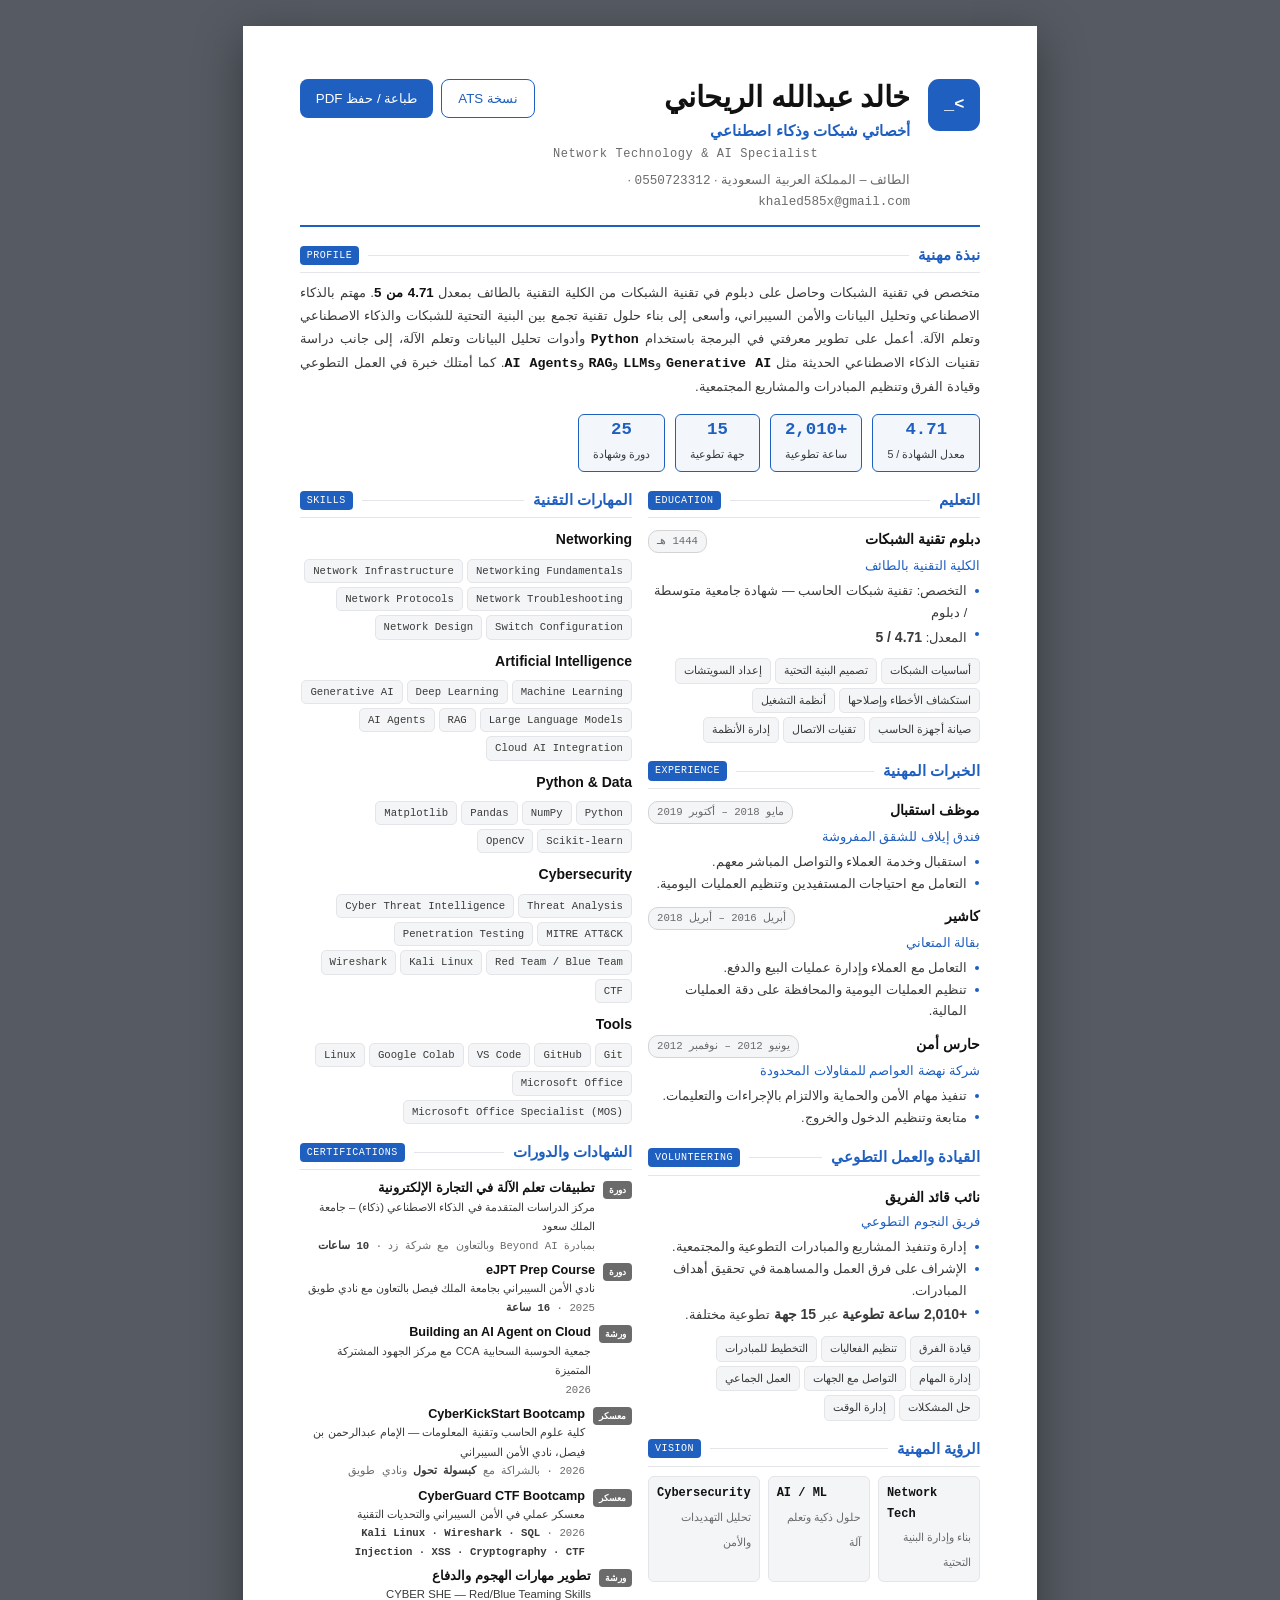
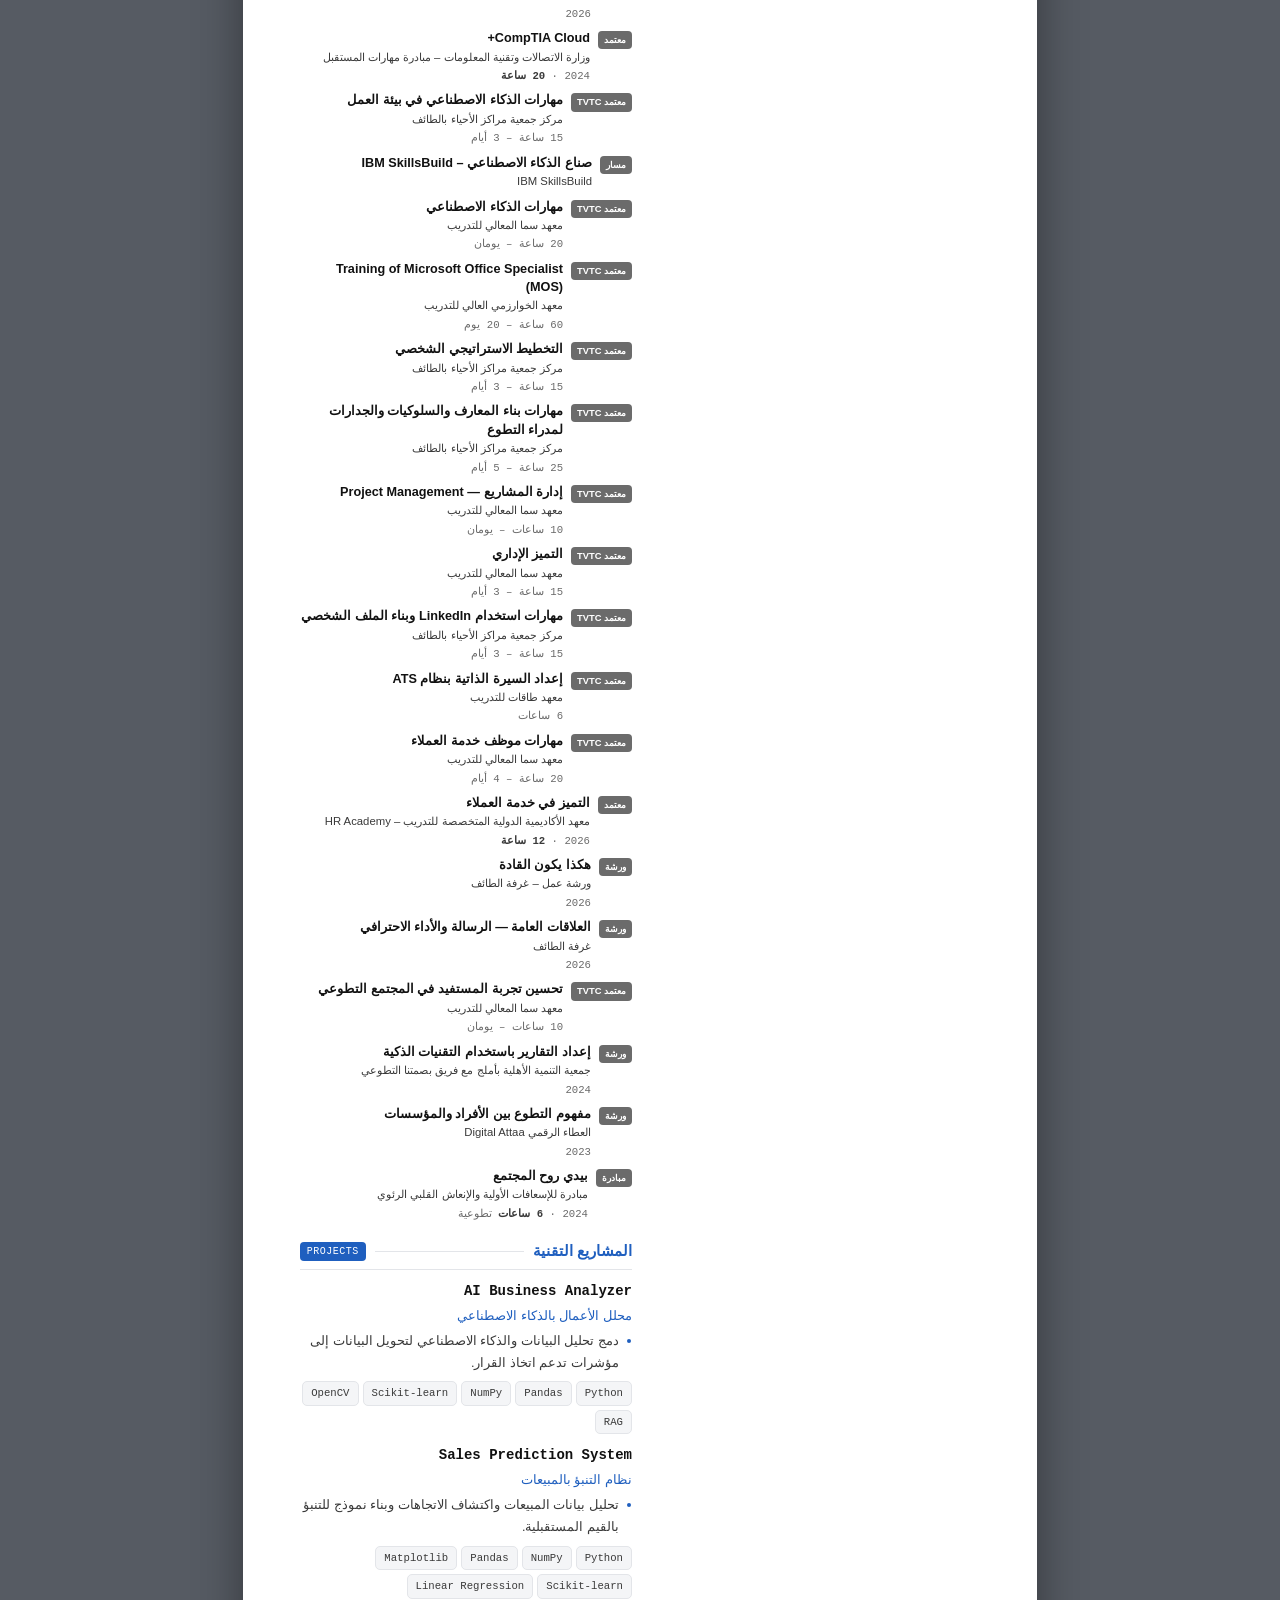
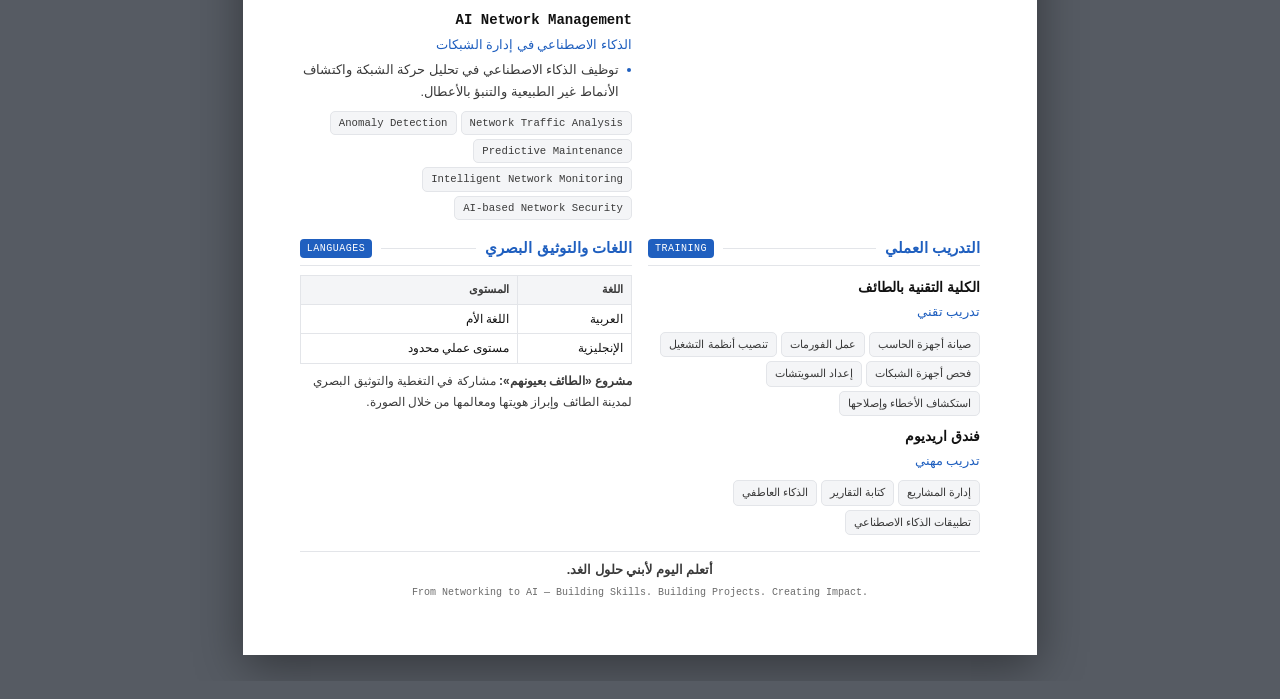
<file: cv.html>
<!DOCTYPE html>
<html lang="ar" dir="rtl">
<head>
<meta charset="utf-8">
<meta name="viewport" content="width=device-width, initial-scale=1">
<title>السيرة الذاتية — خالد عبدالله الريحاني</title>
<link rel="icon" href="data:image/svg+xml,<svg xmlns='http://www.w3.org/2000/svg' viewBox='0 0 32 32'><rect width='32' height='32' rx='7' fill='%230b0f16'/><text x='16' y='23' font-size='19' text-anchor='middle' fill='%232f81f7' font-family='monospace'>&gt;_</text></svg>">
<style>
/* ===========================================================================
   السيرة الذاتية — صفحة واحدة قابلة للطباعة (A4)
   للطباعة فقط. في المتصفح تُعرض ورقة بيضاء بإطار رمادي.
   =========================================================================== */
*{box-sizing:border-box;margin:0;padding:0}

:root{
  --ink:#111; --ink2:#3a3a3a; --ink3:#6b6b6b;
  --rule:#d4d4d4; --soft:#f4f5f7; --line:#e3e5e9;
  --acc:#1f5fbf;
  --mono:"Cascadia Mono",Consolas,"SF Mono",monospace;
}

body{
  background:#565b63;padding:26px 12px;color:var(--ink);
  font-family:"Segoe UI",Tahoma,"Noto Naskh Arabic","Noto Sans Arabic",Arial,sans-serif;
  font-size:11pt;line-height:1.72;
}
[dir="ltr"]{font-family:var(--mono)}
a{color:var(--acc);text-decoration:none}

/* الورقة */
.sheet{
  width:210mm;width:min(210mm,100%);min-height:297mm;margin:0 auto;background:#fff;padding:14mm 15mm;
  box-shadow:0 12px 44px #0006;position:relative;
}

/* ---------- الرأس ---------- */
.cv-head{
  display:flex;gap:18px;align-items:flex-start;
  padding-block-end:12px;border-block-end:2.5px solid var(--acc);
}
.cv-mark{
  width:52px;height:52px;border-radius:11px;flex:none;display:grid;place-items:center;
  background:var(--acc);color:#fff;font-family:var(--mono);font-size:17px;font-weight:700;
}
.cv-id{flex:1}
.cv-id h1{font-size:22pt;font-weight:800;line-height:1.25;letter-spacing:-.3px}
.cv-role{font-size:11.5pt;color:var(--acc);font-weight:600;margin-block-start:2px}
.cv-role-en{font-family:var(--mono);font-size:9pt;color:var(--ink3);letter-spacing:.6px}
.cv-loc{font-size:9.5pt;color:var(--ink3);margin-block-start:5px}
.cv-print{margin-inline-start:auto;flex:none;display:flex;gap:8px;flex-wrap:wrap;justify-content:flex-end}
.btn{
  display:inline-block;background:var(--acc);color:#fff;border:0;border-radius:8px;
  padding:8px 16px;font-family:inherit;font-size:10pt;cursor:pointer;text-decoration:none;
  min-height:38px;line-height:1.6;transition:.16s;
}
.btn:hover{background:#174a99}
.btn.ghost{background:transparent;color:var(--acc);border:1px solid var(--acc)}
.btn.ghost:hover{background:#1f5fbf14}

/* ---------- الأقسام ---------- */
.sec{margin-block-start:15px;break-inside:avoid}
.sec-h{
  display:flex;align-items:center;gap:9px;margin-block-end:9px;
  padding-block-end:4px;border-block-end:1px solid var(--line);
}
.sec-h h2{font-size:11.5pt;font-weight:700;color:var(--acc);white-space:nowrap}
.sec-h span{font-family:var(--mono);font-size:7.5pt;color:#fff;background:var(--acc);
  border-radius:4px;padding:1px 7px;letter-spacing:.5px}
.sec-h i{flex:1;height:1px;background:var(--line);font-style:normal}

/* ---------- نبذة ---------- */
.lead{font-size:10pt;color:var(--ink2);text-align:justify}
.lead b{color:var(--ink)}

.chips{display:flex;flex-wrap:wrap;gap:4px;margin-block-start:7px}
.chips span{
  font-size:8.5pt;background:var(--soft);border:1px solid var(--line);
  border-radius:5px;padding:2px 8px;color:var(--ink2);
}
.chips.mono span{font-family:var(--mono);direction:ltr;font-size:8pt}

/* ---------- شبكات الأعمدة ---------- */
.cols{display:grid;grid-template-columns:1fr 1fr;gap:16px}
.cols > div{min-width:0}

/* ---------- الخبرة ---------- */
.item{margin-block-end:9px;break-inside:avoid}
.item-top{display:flex;align-items:baseline;gap:7px;flex-wrap:wrap}
.item b{font-size:10.5pt}
.item .org{color:var(--acc);font-size:9.5pt}
.item .when{
  margin-inline-start:auto;font-family:var(--mono);font-size:8pt;color:var(--ink3);
  background:var(--soft);border:1px solid var(--rule);border-radius:10px;padding:1px 8px;
}
.item ul{list-style:none;margin-block-start:3px}
.item li{position:relative;padding-inline-start:13px;font-size:9.5pt;color:var(--ink2)}
.item li::before{
  content:"";position:absolute;inset-inline-start:1px;inset-block-start:.62em;
  width:4px;height:4px;border-radius:50%;background:var(--acc);
}

/* ---------- الدورات ---------- */
.cert{margin-block-end:6px;break-inside:avoid;display:flex;gap:8px;align-items:flex-start}
.cert-k{
  flex:none;font-size:7pt;font-weight:700;color:#fff;background:var(--ink3);
  border-radius:4px;padding:1px 6px;margin-block-start:2px;white-space:nowrap;
}
.cert-b{min-width:0}
.cert-b b{font-size:9.5pt;font-weight:600;display:block;line-height:1.45}
.cert-b em{font-style:normal;font-size:8.5pt;color:var(--ink2);display:block}
.cert-b u{
  text-decoration:none;font-size:8pt;color:var(--ink3);display:block;
  font-family:var(--mono);
}
.cert-b u b{font-size:8pt;font-weight:600;display:inline;color:var(--ink2);font-family:inherit}

/* ---------- الجدول ---------- */
table{width:100%;border-collapse:collapse;font-size:9pt}
th,td{text-align:start;padding:4px 8px;border:1px solid var(--line)}
th{background:var(--soft);font-weight:600;font-size:8.5pt;color:var(--ink2)}
td.g{font-family:var(--mono);font-weight:700;color:var(--acc);white-space:nowrap}

/* ---------- الرؤية ---------- */
.tri{display:grid;grid-template-columns:repeat(3,1fr);gap:8px;margin-block-start:4px}
.tri div{border:1px solid var(--line);border-radius:6px;padding:6px 8px;background:var(--soft)}
.tri b{font-size:9pt;font-family:var(--mono);direction:ltr;display:block}
.tri em{font-style:normal;font-size:8pt;color:var(--ink3)}

.kpis{display:flex;gap:10px;margin-block-start:7px}
.kpis div{
  border:1px solid var(--acc);border-radius:6px;padding:5px 14px;text-align:center;background:#1f5fbf0d;
}
.kpis b{font-family:var(--mono);font-size:13pt;color:var(--acc);display:block;line-height:1.2}
.kpis em{font-style:normal;font-size:8pt;color:var(--ink2)}

.foot{
  margin-block-start:16px;padding-block-start:8px;border-block-start:1px solid var(--line);
  text-align:center;font-size:8.5pt;color:var(--ink3);
}
.foot b{display:block;font-size:9.5pt;color:var(--ink2);font-weight:600}
.foot i{font-style:normal;font-family:var(--mono);font-size:7.5pt}

/* ═══════════════ الجوال ═══════════════ */
@media (max-width:820px){
  body{background:#0b0f16;padding:0;font-size:11pt}
  .sheet{width:100%;min-height:0;padding:22px 16px 34px;box-shadow:none}
  .cv-head{flex-wrap:wrap;gap:12px}
  .cv-print{margin-inline-start:0;width:100%;justify-content:flex-start}
  .cv-id h1{font-size:19pt}
  .cols{grid-template-columns:1fr;gap:6px}
  .tri{grid-template-columns:1fr;gap:8px}
  .kpis{flex-wrap:wrap;gap:8px}
  .kpis div{flex:1 1 auto;min-width:0}
  table{font-size:9pt}
  th,td{padding:5px 6px}
  .item .when{margin-inline-start:0}
}

/* ═══════════════ طباعة ═══════════════ */
@page{size:A4;margin:11mm}
@media print{
  body{background:#fff;padding:0;font-size:9.6pt;line-height:1.62}
  .sheet{width:auto;min-height:0;margin:0;padding:0;box-shadow:none}
  .cv-print{display:none}
  .sec{margin-block-start:11px}
  a{color:var(--ink)}
  .cert,.item,.sec{break-inside:avoid}
  h1,h2,h3{break-after:avoid}
}
</style>
</head>
<body>

<div class="sheet">

  <!-- ═════ الرأس ═════ -->
  <header class="cv-head">
    <div class="cv-mark">&gt;_</div>
    <div class="cv-id">
      <h1>خالد عبدالله الريحاني</h1>
      <p class="cv-role">أخصائي شبكات وذكاء اصطناعي</p>
      <p class="cv-role-en" dir="ltr">Network Technology &amp; AI Specialist</p>
      <p class="cv-loc">الطائف – المملكة العربية السعودية · <span dir="ltr">0550723312</span> ·
        <span dir="ltr">khaled585x@gmail.com</span></p>
    </div>
    <div class="cv-print">
      <a class="btn ghost" href="cv-ats.html" target="_blank" rel="noopener">نسخة ATS</a>
      <button class="btn" onclick="window.print()">طباعة / حفظ PDF</button>
    </div>
  </header>

  <!-- ═════ نبذة ═════ -->
  <section class="sec">
    <div class="sec-h"><h2>نبذة مهنية</h2><i></i><span dir="ltr">PROFILE</span></div>
    <p class="lead">
      متخصص في تقنية الشبكات وحاصل على دبلوم في تقنية الشبكات من الكلية التقنية بالطائف بمعدل
      <b>4.71 من 5</b>. مهتم بالذكاء الاصطناعي وتحليل البيانات والأمن السيبراني، وأسعى إلى بناء حلول
      تقنية تجمع بين البنية التحتية للشبكات والذكاء الاصطناعي وتعلم الآلة. أعمل على تطوير معرفتي في
      البرمجة باستخدام <b dir="ltr">Python</b> وأدوات تحليل البيانات وتعلم الآلة، إلى جانب دراسة
      تقنيات الذكاء الاصطناعي الحديثة مثل <b dir="ltr">Generative AI</b> و<b dir="ltr">LLMs</b>
      و<b dir="ltr">RAG</b> و<b dir="ltr">AI Agents</b>. كما أمتلك خبرة في العمل التطوعي وقيادة الفرق
      وتنظيم المبادرات والمشاريع المجتمعية.
    </p>
  </section>

  <!-- ═════ الأرقام ═════ -->
  <section class="sec">
    <div class="kpis">
      <div><b>4.71</b><em>معدل الشهادة / 5</em></div>
      <div><b>+2,010</b><em>ساعة تطوعية</em></div>
      <div><b>15</b><em>جهة تطوعية</em></div>
      <div><b>25</b><em>دورة وشهادة</em></div>
    </div>
  </section>

  <!-- ═════ الأعمدة ═════ -->
  <div class="cols">

    <!-- العمود الأيمن: التعليم + الخبرات + التطوع -->
    <div>

      <section class="sec">
        <div class="sec-h"><h2>التعليم</h2><i></i><span dir="ltr">EDUCATION</span></div>
        <div class="item">
          <div class="item-top">
            <b>دبلوم تقنية الشبكات</b>
            <span class="when">1444 هـ</span>
          </div>
          <span class="org">الكلية التقنية بالطائف</span>
          <ul>
            <li>التخصص: تقنية شبكات الحاسب — شهادة جامعية متوسطة / دبلوم</li>
            <li>المعدل: <b>4.71 / 5</b></li>
          </ul>
        </div>
        <div class="chips">
          <span>أساسيات الشبكات</span><span>تصميم البنية التحتية</span>
          <span>إعداد السويتشات</span><span>استكشاف الأخطاء وإصلاحها</span>
          <span>أنظمة التشغيل</span><span>صيانة أجهزة الحاسب</span>
          <span>تقنيات الاتصال</span><span>إدارة الأنظمة</span>
        </div>
      </section>

      <section class="sec">
        <div class="sec-h"><h2>الخبرات المهنية</h2><i></i><span dir="ltr">EXPERIENCE</span></div>

        <div class="item">
          <div class="item-top"><b>موظف استقبال</b><span class="when">مايو 2018 – أكتوبر 2019</span></div>
          <span class="org">فندق إيلاف للشقق المفروشة</span>
          <ul>
            <li>استقبال وخدمة العملاء والتواصل المباشر معهم.</li>
            <li>التعامل مع احتياجات المستفيدين وتنظيم العمليات اليومية.</li>
          </ul>
        </div>

        <div class="item">
          <div class="item-top"><b>كاشير</b><span class="when">أبريل 2016 – أبريل 2018</span></div>
          <span class="org">بقالة المتعاني</span>
          <ul>
            <li>التعامل مع العملاء وإدارة عمليات البيع والدفع.</li>
            <li>تنظيم العمليات اليومية والمحافظة على دقة العمليات المالية.</li>
          </ul>
        </div>

        <div class="item" style="margin-block-end:0">
          <div class="item-top"><b>حارس أمن</b><span class="when">يونيو 2012 – نوفمبر 2012</span></div>
          <span class="org">شركة نهضة العواصم للمقاولات المحدودة</span>
          <ul>
            <li>تنفيذ مهام الأمن والحماية والالتزام بالإجراءات والتعليمات.</li>
            <li>متابعة وتنظيم الدخول والخروج.</li>
          </ul>
        </div>
      </section>

      <section class="sec">
        <div class="sec-h"><h2>القيادة والعمل التطوعي</h2><i></i><span dir="ltr">VOLUNTEERING</span></div>
        <div class="item">
          <div class="item-top"><b>نائب قائد الفريق</b></div>
          <span class="org">فريق النجوم التطوعي</span>
          <ul>
            <li>إدارة وتنفيذ المشاريع والمبادرات التطوعية والمجتمعية.</li>
            <li>الإشراف على فرق العمل والمساهمة في تحقيق أهداف المبادرات.</li>
            <li><b>+2,010 ساعة تطوعية</b> عبر <b>15 جهة</b> تطوعية مختلفة.</li>
          </ul>
        </div>
        <div class="chips">
          <span>قيادة الفرق</span><span>تنظيم الفعاليات</span><span>التخطيط للمبادرات</span>
          <span>إدارة المهام</span><span>التواصل مع الجهات</span><span>العمل الجماعي</span>
          <span>حل المشكلات</span><span>إدارة الوقت</span>
        </div>
      </section>

      <section class="sec">
        <div class="sec-h"><h2>الرؤية المهنية</h2><i></i><span dir="ltr">VISION</span></div>
        <div class="tri">
          <div><b dir="ltr">Network Tech</b><em>بناء وإدارة البنية التحتية</em></div>
          <div><b dir="ltr">AI / ML</b><em>حلول ذكية وتعلم آلة</em></div>
          <div><b dir="ltr">Cybersecurity</b><em>تحليل التهديدات والأمن</em></div>
        </div>
      </section>

    </div>

    <!-- العمود الأيسر: المهارات + الدورات + المشاريع -->
    <div>

      <section class="sec">
        <div class="sec-h"><h2>المهارات التقنية</h2><i></i><span dir="ltr">SKILLS</span></div>

        <div class="item">
          <div class="item-top"><b>Networking</b></div>
          <div class="chips mono">
            <span>Networking Fundamentals</span><span>Network Infrastructure</span>
            <span>Network Troubleshooting</span><span>Network Protocols</span>
            <span>Switch Configuration</span><span>Network Design</span>
          </div>
        </div>
        <div class="item">
          <div class="item-top"><b>Artificial Intelligence</b></div>
          <div class="chips mono">
            <span>Machine Learning</span><span>Deep Learning</span>
            <span>Generative AI</span><span>Large Language Models</span>
            <span>RAG</span><span>AI Agents</span><span>Cloud AI Integration</span>
          </div>
        </div>
        <div class="item">
          <div class="item-top"><b>Python &amp; Data</b></div>
          <div class="chips mono">
            <span>Python</span><span>NumPy</span><span>Pandas</span>
            <span>Matplotlib</span><span>Scikit-learn</span><span>OpenCV</span>
          </div>
        </div>
        <div class="item">
          <div class="item-top"><b>Cybersecurity</b></div>
          <div class="chips mono">
            <span>Threat Analysis</span><span>Cyber Threat Intelligence</span>
            <span>MITRE ATT&amp;CK</span><span>Penetration Testing</span>
            <span>Red Team / Blue Team</span><span>Kali Linux</span>
            <span>Wireshark</span><span>CTF</span>
          </div>
        </div>
        <div class="item" style="margin-block-end:0">
          <div class="item-top"><b>Tools</b></div>
          <div class="chips mono">
            <span>Git</span><span>GitHub</span><span>VS Code</span>
            <span>Google Colab</span><span>Linux</span><span>Microsoft Office</span>
            <span>Microsoft Office Specialist (MOS)</span>
          </div>
        </div>
      </section>

      <section class="sec">
        <div class="sec-h"><h2>الشهادات والدورات</h2><i></i><span dir="ltr">CERTIFICATIONS</span></div>

        <div class="cert"><span class="cert-k">دورة</span><div class="cert-b">
          <b>تطبيقات تعلم الآلة في التجارة الإلكترونية</b>
          <em>مركز الدراسات المتقدمة في الذكاء الاصطناعي (ذكاء) – جامعة الملك سعود</em>
          <u>بمبادرة Beyond AI وبالتعاون مع شركة زد · <b>10 ساعات</b></u></div></div>

        <div class="cert"><span class="cert-k">دورة</span><div class="cert-b">
          <b>eJPT Prep Course</b>
          <em>نادي الأمن السيبراني بجامعة الملك فيصل بالتعاون مع نادي طويق</em>
          <u>2025 · <b>16 ساعة</b></u></div></div>

        <div class="cert"><span class="cert-k">ورشة</span><div class="cert-b">
          <b>Building an AI Agent on Cloud</b>
          <em>جمعية الحوسبة السحابية CCA مع مركز الجهود المشتركة المتميزة</em>
          <u>2026</u></div></div>

        <div class="cert"><span class="cert-k">معسكر</span><div class="cert-b">
          <b>CyberKickStart Bootcamp</b>
          <em>كلية علوم الحاسب وتقنية المعلومات — الإمام عبدالرحمن بن فيصل، نادي الأمن السيبراني</em>
          <u>2026 · بالشراكة مع <b>كبسولة تحول</b> ونادي طويق</u></div></div>

        <div class="cert"><span class="cert-k">معسكر</span><div class="cert-b">
          <b>CyberGuard CTF Bootcamp</b>
          <em>معسكر عملي في الأمن السيبراني والتحديات التقنية</em>
          <u>2026 · <b>Kali Linux · Wireshark · SQL Injection · XSS · Cryptography · CTF</b></u></div></div>

        <div class="cert"><span class="cert-k">ورشة</span><div class="cert-b">
          <b>تطوير مهارات الهجوم والدفاع</b>
          <em>CYBER SHE — Red/Blue Teaming Skills</em>
          <u>2026</u></div></div>

        <div class="cert"><span class="cert-k">معتمد</span><div class="cert-b">
          <b>CompTIA Cloud+</b>
          <em>وزارة الاتصالات وتقنية المعلومات – مبادرة مهارات المستقبل</em>
          <u>2024 · <b>20 ساعة</b></u></div></div>

        <div class="cert"><span class="cert-k">معتمد TVTC</span><div class="cert-b">
          <b>مهارات الذكاء الاصطناعي في بيئة العمل</b>
          <em>مركز جمعية مراكز الأحياء بالطائف</em>
          <u>15 ساعة – 3 أيام</u></div></div>

        <div class="cert"><span class="cert-k">مسار</span><div class="cert-b">
          <b>صناع الذكاء الاصطناعي – IBM SkillsBuild</b>
          <em>IBM SkillsBuild</em></div></div>

        <div class="cert"><span class="cert-k">معتمد TVTC</span><div class="cert-b">
          <b>مهارات الذكاء الاصطناعي</b>
          <em>معهد سما المعالي للتدريب</em>
          <u>20 ساعة – يومان</u></div></div>

        <div class="cert"><span class="cert-k">معتمد TVTC</span><div class="cert-b">
          <b>Training of Microsoft Office Specialist (MOS)</b>
          <em>معهد الخوارزمي العالي للتدريب</em>
          <u>60 ساعة – 20 يوم</u></div></div>

        <div class="cert"><span class="cert-k">معتمد TVTC</span><div class="cert-b">
          <b>التخطيط الاستراتيجي الشخصي</b>
          <em>مركز جمعية مراكز الأحياء بالطائف</em>
          <u>15 ساعة – 3 أيام</u></div></div>

        <div class="cert"><span class="cert-k">معتمد TVTC</span><div class="cert-b">
          <b>مهارات بناء المعارف والسلوكيات والجدارات لمدراء التطوع</b>
          <em>مركز جمعية مراكز الأحياء بالطائف</em>
          <u>25 ساعة – 5 أيام</u></div></div>

        <div class="cert"><span class="cert-k">معتمد TVTC</span><div class="cert-b">
          <b>إدارة المشاريع — Project Management</b>
          <em>معهد سما المعالي للتدريب</em>
          <u>10 ساعات – يومان</u></div></div>

        <div class="cert"><span class="cert-k">معتمد TVTC</span><div class="cert-b">
          <b>التميز الإداري</b>
          <em>معهد سما المعالي للتدريب</em>
          <u>15 ساعة – 3 أيام</u></div></div>

        <div class="cert"><span class="cert-k">معتمد TVTC</span><div class="cert-b">
          <b>مهارات استخدام LinkedIn وبناء الملف الشخصي</b>
          <em>مركز جمعية مراكز الأحياء بالطائف</em>
          <u>15 ساعة – 3 أيام</u></div></div>

        <div class="cert"><span class="cert-k">معتمد TVTC</span><div class="cert-b">
          <b>إعداد السيرة الذاتية بنظام ATS</b>
          <em>معهد طاقات للتدريب</em>
          <u>6 ساعات</u></div></div>

        <div class="cert"><span class="cert-k">معتمد TVTC</span><div class="cert-b">
          <b>مهارات موظف خدمة العملاء</b>
          <em>معهد سما المعالي للتدريب</em>
          <u>20 ساعة – 4 أيام</u></div></div>

        <div class="cert"><span class="cert-k">معتمد</span><div class="cert-b">
          <b>التميز في خدمة العملاء</b>
          <em>معهد الأكاديمية الدولية المتخصصة للتدريب – HR Academy</em>
          <u>2026 · <b>12 ساعة</b></u></div></div>

        <div class="cert"><span class="cert-k">ورشة</span><div class="cert-b">
          <b>هكذا يكون القادة</b>
          <em>ورشة عمل – غرفة الطائف</em>
          <u>2026</u></div></div>

        <div class="cert"><span class="cert-k">ورشة</span><div class="cert-b">
          <b>العلاقات العامة — الرسالة والأداء الاحترافي</b>
          <em>غرفة الطائف</em>
          <u>2026</u></div></div>

        <div class="cert"><span class="cert-k">معتمد TVTC</span><div class="cert-b">
          <b>تحسين تجربة المستفيد في المجتمع التطوعي</b>
          <em>معهد سما المعالي للتدريب</em>
          <u>10 ساعات – يومان</u></div></div>

        <div class="cert"><span class="cert-k">ورشة</span><div class="cert-b">
          <b>إعداد التقارير باستخدام التقنيات الذكية</b>
          <em>جمعية التنمية الأهلية بأملج مع فريق بصمتنا التطوعي</em>
          <u>2024</u></div></div>

        <div class="cert"><span class="cert-k">ورشة</span><div class="cert-b">
          <b>مفهوم التطوع بين الأفراد والمؤسسات</b>
          <em>العطاء الرقمي Digital Attaa</em>
          <u>2023</u></div></div>

        <div class="cert"><span class="cert-k">مبادرة</span><div class="cert-b">
          <b>بيدي روح المجتمع</b>
          <em>مبادرة للإسعافات الأولية والإنعاش القلبي الرئوي</em>
          <u>2024 · <b>6 ساعات</b> تطوعية</u></div></div>
      </section>

      <section class="sec">
        <div class="sec-h"><h2>المشاريع التقنية</h2><i></i><span dir="ltr">PROJECTS</span></div>

        <div class="item">
          <div class="item-top"><b dir="ltr">AI Business Analyzer</b></div>
          <span class="org">محلل الأعمال بالذكاء الاصطناعي</span>
          <ul><li>دمج تحليل البيانات والذكاء الاصطناعي لتحويل البيانات إلى مؤشرات تدعم اتخاذ القرار.</li></ul>
          <div class="chips mono">
            <span>Python</span><span>Pandas</span><span>NumPy</span>
            <span>Scikit-learn</span><span>OpenCV</span><span>RAG</span>
          </div>
        </div>

        <div class="item">
          <div class="item-top"><b dir="ltr">Sales Prediction System</b></div>
          <span class="org">نظام التنبؤ بالمبيعات</span>
          <ul><li>تحليل بيانات المبيعات واكتشاف الاتجاهات وبناء نموذج للتنبؤ بالقيم المستقبلية.</li></ul>
          <div class="chips mono">
            <span>Python</span><span>NumPy</span><span>Pandas</span>
            <span>Matplotlib</span><span>Scikit-learn</span><span>Linear Regression</span>
          </div>
        </div>

        <div class="item" style="margin-block-end:0">
          <div class="item-top"><b dir="ltr">AI Network Management</b></div>
          <span class="org">الذكاء الاصطناعي في إدارة الشبكات</span>
          <ul><li>توظيف الذكاء الاصطناعي في تحليل حركة الشبكة واكتشاف الأنماط غير الطبيعية والتنبؤ بالأعطال.</li></ul>
          <div class="chips mono">
            <span>Network Traffic Analysis</span><span>Anomaly Detection</span>
            <span>Predictive Maintenance</span><span>Intelligent Network Monitoring</span>
            <span>AI-based Network Security</span>
          </div>
        </div>
      </section>

    </div>
  </div>

  <!-- ═════ اللغات والتدريب ═════ -->
  <div class="cols">
    <section class="sec">
      <div class="sec-h"><h2>التدريب العملي</h2><i></i><span dir="ltr">TRAINING</span></div>
      <div class="item" style="margin-block-end:0">
        <div class="item-top"><b>الكلية التقنية بالطائف</b></div>
        <span class="org">تدريب تقني</span>
        <div class="chips">
          <span>صيانة أجهزة الحاسب</span><span>عمل الفورمات</span><span>تنصيب أنظمة التشغيل</span>
          <span>فحص أجهزة الشبكات</span><span>إعداد السويتشات</span><span>استكشاف الأخطاء وإصلاحها</span>
        </div>
        <div class="item-top" style="margin-block-start:8px"><b>فندق اريديوم</b></div>
        <span class="org">تدريب مهني</span>
        <div class="chips">
          <span>إدارة المشاريع</span><span>كتابة التقارير</span>
          <span>الذكاء العاطفي</span><span>تطبيقات الذكاء الاصطناعي</span>
        </div>
      </div>
    </section>

    <section class="sec">
      <div class="sec-h"><h2>اللغات والتوثيق البصري</h2><i></i><span dir="ltr">LANGUAGES</span></div>
      <table>
        <tr><th>اللغة</th><th>المستوى</th></tr>
        <tr><td>العربية</td><td>اللغة الأم</td></tr>
        <tr><td>الإنجليزية</td><td>مستوى عملي محدود</td></tr>
      </table>
      <p style="font-size:9pt;color:var(--ink2);margin-block-start:7px">
        <b>مشروع «الطائف بعيونهم»:</b>
        مشاركة في التغطية والتوثيق البصري لمدينة الطائف وإبراز هويتها ومعالمها من خلال الصورة.
      </p>
    </section>
  </div>

  <!-- ═════ التذييل ═════ -->
  <div class="foot">
    <b>أتعلم اليوم لأبني حلول الغد.</b>
    <i dir="ltr">From Networking to AI — Building Skills. Building Projects. Creating Impact.</i>
  </div>

</div>

</body>
</html>
</file>
<file: style.css>
/* ===========================================================================
   خالد عبدالله الريحاني — الملف الشخصي
   هوية بصرية داكنة تقنية · RTL · بلا أي مكتبات خارجية
   =========================================================================== */

:root{
  --bg:#0b0f16;
  --bg2:#111823;
  --bg3:#18202d;
  --bg4:#1e2836;
  --line:#253141;
  --line2:#31405270;

  --fg:#e7eef6;
  --fg2:#9dabbb;
  --fg3:#6b7a8c;

  --acc:#2f81f7;
  --acc2:#7c5cff;
  --acc3:#00c2a8;
  --ok:#00b36b;
  --warn:#f0883e;

  --r:14px;
  --r-sm:9px;
  --nav-h:64px;
  --max:1220px;

  --mono:"Cascadia Mono",Consolas,"SF Mono","Roboto Mono",monospace;
}

*{box-sizing:border-box;margin:0;padding:0}
html{scroll-behavior:smooth;scroll-padding-top:calc(var(--nav-h) + 14px);-webkit-text-size-adjust:100%}

body{
  background:var(--bg);color:var(--fg);
  font-family:"Segoe UI",Tahoma,"Noto Naskh Arabic","Noto Sans Arabic",Arial,sans-serif;
  font-size:15px;line-height:1.85;
  overflow-x:hidden;
}
body.lock{overflow:hidden}

/* أرقام لاتينية بخط أحادي ------------------------------------------- */
[dir="ltr"],code,pre{font-family:var(--mono)}

::selection{background:var(--acc);color:#fff}

/* شريط التمرير */
::-webkit-scrollbar{width:11px;height:11px}
::-webkit-scrollbar-track{background:var(--bg)}
::-webkit-scrollbar-thumb{background:#26313f;border-radius:8px;border:3px solid var(--bg)}
::-webkit-scrollbar-thumb:hover{background:#33425a}

.skip{
  position:fixed;inset-block-start:-60px;inset-inline-start:14px;z-index:200;
  background:var(--acc);color:#fff;padding:9px 16px;border-radius:0 0 9px 9px;
  text-decoration:none;transition:.2s;
}
.skip:focus{inset-block-start:0}

/* ═════════════════════ شريط التنقّل ═════════════════════ */
.nav{
  position:fixed;inset-block-start:0;inset-inline:0;z-index:100;
  height:calc(var(--nav-h) + env(safe-area-inset-top,0px));
  padding-block-start:env(safe-area-inset-top,0px);
  padding-inline:env(safe-area-inset-right,0px) env(safe-area-inset-left,0px);
  background:#0b0f16d9;backdrop-filter:blur(14px);-webkit-backdrop-filter:blur(14px);
  border-block-end:1px solid var(--line);transition:box-shadow .25s,background .25s;
}
.nav.stuck{box-shadow:0 8px 30px #0007;background:#0b0f16f0}
.nav-in{
  max-width:var(--max);height:100%;margin:auto;padding:0 20px;
  display:flex;align-items:center;gap:18px;
}
.nav-brand{display:flex;align-items:center;gap:10px;text-decoration:none;color:var(--fg);flex:none}
.nb-mark{
  width:34px;height:34px;border-radius:9px;display:grid;place-items:center;flex:none;
  background:linear-gradient(135deg,var(--acc),var(--acc2));
  font-family:var(--mono);font-size:13px;font-weight:700;color:#fff;
}
.nb-txt{display:flex;flex-direction:column;line-height:1.25}
.nb-txt b{font-size:13.5px;font-weight:600}
.nb-txt i{font-size:10px;font-style:normal;color:var(--fg3);letter-spacing:.3px}

.nav-links{
  display:flex;gap:2px;margin-inline-start:auto;overflow-x:auto;scrollbar-width:none;
}
.nav-links::-webkit-scrollbar{display:none}
.nav-links a{
  color:var(--fg2);text-decoration:none;font-size:13px;white-space:nowrap;
  padding:7px 11px;border-radius:8px;transition:.16s;position:relative;
}
.nav-links a:hover{color:var(--fg);background:var(--bg3)}
.nav-links a.active{color:var(--fg);background:var(--bg3)}
.nav-links a.active::after{
  content:"";position:absolute;inset-block-end:2px;inset-inline:22px;
  height:2px;border-radius:2px;background:linear-gradient(90deg,var(--acc),var(--acc2));
}
.nav-prog{height:2px;background:linear-gradient(90deg,var(--acc),var(--acc2),var(--acc3));width:0;transition:width .1s linear}

.nav-burger{display:none;background:none;border:1px solid var(--line);border-radius:8px;width:44px;height:44px;cursor:pointer;margin-inline-start:auto;flex:none;padding:0}
.nav-burger span{display:block;width:16px;height:2px;background:var(--fg);margin:3.5px auto;border-radius:2px;transition:.2s}
.nav-burger.on span:nth-child(1){transform:translateY(5.5px) rotate(45deg)}
.nav-burger.on span:nth-child(2){opacity:0}
.nav-burger.on span:nth-child(3){transform:translateY(-5.5px) rotate(-45deg)}

/* ═════════════════════ تخطيط الأقسام ═════════════════════ */
main{padding-block-start:var(--nav-h)}
.sec{padding:76px 0;position:relative;scroll-margin-top:calc(var(--nav-h) + 10px)}
.sec:nth-of-type(even){background:linear-gradient(180deg,#0d1219,#0b0f16)}
.wrap{max-width:var(--max);margin:auto;padding:0 20px}

.shead{margin-block-end:38px;max-width:760px}
.kick{
  display:inline-block;font-family:var(--mono);font-size:11.5px;letter-spacing:1.4px;
  color:var(--acc);background:#2f81f71a;border:1px solid #2f81f740;
  padding:3px 11px;border-radius:20px;margin-block-end:12px;
}
.shead h2{font-size:clamp(23px,3.4vw,33px);font-weight:700;letter-spacing:-.3px;line-height:1.4}
.slead{color:var(--fg2);font-size:15px;margin-block-start:8px}

.grid{display:grid;gap:16px}
.g2{grid-template-columns:repeat(auto-fit,minmax(min(330px,100%),1fr))}
.g3{grid-template-columns:repeat(auto-fill,minmax(min(305px,100%),1fr))}
.g5{grid-template-columns:repeat(auto-fit,minmax(min(215px,100%),1fr))}

/* أيقونات svg موحّدة */
.ico{width:17px;height:17px;flex:none;fill:none;stroke:currentColor;stroke-width:1.7;stroke-linecap:round;stroke-linejoin:round}

/* ═════════════════════ 1. الهيرو ═════════════════════ */
.hero{padding:82px 0 66px;overflow:hidden}
.hero-bg{
  position:absolute;inset:0;z-index:0;pointer-events:none;
  background:
    radial-gradient(760px 380px at 78% -6%,#2f81f726,transparent 62%),
    radial-gradient(620px 340px at 12% 8%,#7c5cff1f,transparent 60%),
    linear-gradient(#1b2530 1px,transparent 1px) 0 0/44px 44px,
    linear-gradient(90deg,#1b2530 1px,transparent 1px) 0 0/44px 44px;
  mask-image:radial-gradient(ellipse 90% 75% at 50% 22%,#000 30%,transparent 78%);
  -webkit-mask-image:radial-gradient(ellipse 90% 75% at 50% 22%,#000 30%,transparent 78%);
}
.hero-in{
  position:relative;z-index:1;display:grid;gap:44px;
  grid-template-columns:minmax(0,1fr) 358px;align-items:start;
}
.badge-live{
  display:inline-flex;align-items:center;gap:8px;font-size:12.5px;color:var(--fg2);
  background:#00b36b14;border:1px solid #00b36b40;border-radius:20px;padding:5px 14px;margin-block-end:20px;
}
.badge-live i{width:7px;height:7px;border-radius:50%;background:var(--ok);box-shadow:0 0 0 0 #00b36b80;animation:pulse 2.4s infinite}
@keyframes pulse{70%{box-shadow:0 0 0 9px #00b36b00}100%{box-shadow:0 0 0 0 #00b36b00}}

.hero h1{
  font-size:clamp(29px,5.4vw,50px);font-weight:800;line-height:1.28;letter-spacing:-.8px;
  background:linear-gradient(100deg,#fff 25%,#9dc4ff 60%,#c0b2ff 92%);
  -webkit-background-clip:text;background-clip:text;color:transparent;
}
.hero-role{font-size:clamp(17px,2.5vw,23px);color:var(--acc);font-weight:600;margin-block-start:10px}
.hero-role-en{font-size:13.5px;color:var(--fg3);letter-spacing:1.1px;margin-block-start:3px}
.hero-desc{color:var(--fg2);font-size:16px;margin-block-start:20px;max-width:640px}
.hero-loc{display:flex;align-items:center;gap:8px;color:var(--fg3);font-size:13.5px;margin-block-start:16px}
.hero-loc .ico{width:15px;height:15px;stroke:var(--acc3)}

.hero-btns{display:flex;flex-wrap:wrap;gap:10px;margin-block-start:28px}
.btn{
  display:inline-flex;align-items:center;gap:8px;
  background:var(--bg3);border:1px solid var(--line);color:var(--fg);
  padding:10px 20px;border-radius:10px;text-decoration:none;
  font-family:inherit;font-size:14px;font-weight:500;cursor:pointer;transition:.17s;
  min-height:44px;
}
.btn:hover{background:var(--bg4);border-color:#3d4d63;transform:translateY(-1px)}
.btn.primary{
  background:linear-gradient(135deg,var(--acc),#1f63d8);border-color:transparent;color:#fff;
  box-shadow:0 6px 20px #2f81f733;
}
.btn.primary:hover{box-shadow:0 9px 26px #2f81f755}
.btn.ghost{background:transparent;color:var(--fg2)}
.btn.ghost:hover{color:var(--fg);background:var(--bg3)}
.btn.off{opacity:.42;pointer-events:none}

/* إحصائيات الهيرو */
.hero-stats{list-style:none;display:flex;flex-wrap:wrap;gap:26px;margin-block-start:38px;padding-block-start:26px;border-block-start:1px solid var(--line)}
.hero-stats li{display:flex;flex-direction:column}
.hero-stats b{font-size:26px;font-weight:700;font-family:var(--mono);color:var(--fg);line-height:1.2}
.hero-stats span{font-size:12.5px;color:var(--fg3)}

/* بطاقة "الملف" الجانبية */
.hero-card{
  background:#111823e8;border:1px solid var(--line);border-radius:var(--r);
  overflow:hidden;box-shadow:0 22px 55px #0006;
}
.hc-head{
  display:flex;align-items:center;gap:9px;padding:11px 15px;
  background:var(--bg3);border-block-end:1px solid var(--line);
  font-family:var(--mono);font-size:12px;color:var(--fg3);
}
.hc-dot{width:9px;height:9px;border-radius:50%;background:var(--bad,#d13438);box-shadow:14px 0 0 #f0883e,28px 0 0 #00b36b}
.hc-body{padding:16px 15px;display:flex;flex-direction:column;gap:13px}
.hc-row{display:flex;flex-direction:column;gap:6px}
.hc-lab{display:flex;justify-content:space-between;font-size:11.5px;color:var(--fg3);font-family:var(--mono)}
.hc-lab b{color:var(--fg2);font-weight:500}
.hc-bar{height:6px;background:var(--bg4);border-radius:6px;overflow:hidden}
.hc-bar i{display:block;height:100%;border-radius:6px;width:0;transition:width 1.1s cubic-bezier(.2,.8,.2,1)}
.hc-foot{
  display:flex;align-items:center;gap:9px;padding:11px 15px;
  background:var(--bg2);border-block-start:1px solid var(--line);
  font-size:12px;color:var(--fg3);
}
.hc-pulse{width:7px;height:7px;border-radius:50%;background:var(--acc3);animation:pulse2 1.8s infinite}
@keyframes pulse2{0%,100%{opacity:1}50%{opacity:.25}}

/* ═════════════════════ 2. نبذة عني ═════════════════════ */
.about{display:grid;gap:22px;grid-template-columns:minmax(0,1fr) 372px;align-items:start}
.about-txt p{color:var(--fg2);margin-block-end:15px}
.about-txt p:last-child{margin-block-end:0}
.about-txt b{color:var(--fg)}
.about-txt span[dir="ltr"]{color:var(--acc3);font-size:.94em}

.vision-box{
  background:linear-gradient(150deg,#2f81f71a,#7c5cff14 65%,transparent);
  border:1px solid #2f81f744;border-radius:var(--r);padding:26px 24px;
  position:sticky;inset-block-start:calc(var(--nav-h) + 20px);
}
.vb-kick{display:inline-block;font-size:11.5px;letter-spacing:1.5px;color:var(--acc2);margin-block-end:10px}
.vb-big{font-size:20px;font-weight:700;line-height:1.6;color:var(--fg);margin-block-end:12px}
.vb-sm{font-size:13.5px;color:var(--fg2);margin-block-end:18px}
.vb-tri{display:flex;flex-direction:column;gap:7px}
.vb-tri span{
  font-family:var(--mono);font-size:12px;color:var(--fg2);
  background:#0b0f1666;border:1px solid var(--line);border-radius:8px;padding:7px 12px;
}

/* ═════════════════════ 3. التعليم ═════════════════════ */
.edu{
  display:grid;gap:0;grid-template-columns:minmax(0,1.15fr) minmax(0,1fr);
  background:var(--bg2);border:1px solid var(--line);border-radius:var(--r);overflow:hidden;
}
.edu-main{padding:28px}
.edu-top{display:flex;align-items:flex-start;justify-content:space-between;gap:18px;flex-wrap:wrap}
.edu h3{font-size:21px;font-weight:700}
.edu-org{color:var(--acc);font-size:14px;margin-block-start:3px}
.grade{
  display:flex;align-items:baseline;gap:4px;flex-direction:column;
  background:linear-gradient(140deg,#00b36b1f,#2f81f71a);border:1px solid #00b36b3d;
  border-radius:12px;padding:10px 18px;text-align:center;
}
.grade b{font-size:29px;font-weight:700;font-family:var(--mono);color:var(--ok);line-height:1}
.grade i{font-size:12px;font-style:normal;color:var(--fg3);font-family:var(--mono)}
.grade em{font-size:11px;font-style:normal;color:var(--fg3);margin-block-start:3px}

.edu-meta{display:grid;gap:14px;grid-template-columns:repeat(auto-fit,minmax(min(160px,100%),1fr));margin-block-start:26px;padding-block-start:22px;border-block-start:1px solid var(--line)}
.edu-meta dt{font-size:11.5px;color:var(--fg3);letter-spacing:.4px;margin-block-end:2px}
.edu-meta dd{font-size:14.5px;color:var(--fg);font-weight:500}

.edu-side{padding:28px;background:var(--bg3);border-inline-start:1px solid var(--line)}
.edu-side h4,.vol-skills h4{font-size:15px;font-weight:600;margin-block-end:14px;color:var(--fg)}

.tags{list-style:none;display:flex;flex-wrap:wrap;gap:7px}
.tags li{
  background:var(--bg2);border:1px solid var(--line);border-radius:7px;
  padding:5px 11px;font-size:12.5px;color:var(--fg2);transition:.15s;
}
.tags li:hover{border-color:var(--acc);color:var(--fg)}

/* ═════════════════════ 4. مجالات التخصص ═════════════════════ */
.exp-card{
  background:var(--bg2);border:1px solid var(--line);border-radius:var(--r);
  padding:24px 20px;position:relative;overflow:hidden;transition:.2s;
}
.exp-card::before{
  content:"";position:absolute;inset-block-start:0;inset-inline:0;height:2px;
  background:var(--c,var(--acc));transform:scaleX(0);transform-origin:inline-start;transition:transform .3s;
}
.exp-card:hover{transform:translateY(-4px);border-color:#3a4a60;box-shadow:0 14px 34px #0004}
.exp-card:hover::before{transform:scaleX(1)}
.exp-ico{
  width:44px;height:44px;border-radius:11px;display:grid;place-items:center;font-size:21px;
  background:var(--bg3);
  background:color-mix(in srgb,var(--c,var(--acc)) 16%,transparent);
  border:1px solid var(--line);
  border-color:color-mix(in srgb,var(--c,var(--acc)) 34%,transparent);
  margin-block-end:14px;
}
.exp-card h3{font-size:15.5px;font-weight:600;margin-block-end:7px;line-height:1.5}
.exp-card p{font-size:13.5px;color:var(--fg2)}

/* ═════════════════════ 5. المهارات ═════════════════════ */
.skills{gap:16px}
.sk-group{background:var(--bg2);border:1px solid var(--line);border-radius:var(--r);padding:22px 20px;transition:.2s}
.sk-group:hover{border-color:#3a4a60}
.sk-top{display:flex;align-items:center;gap:11px;margin-block-end:6px}
.sk-ico{
  width:34px;height:34px;border-radius:9px;display:grid;place-items:center;font-size:16px;flex:none;
  background:var(--bg3);
  background:color-mix(in srgb,var(--c,var(--acc)) 15%,transparent);
  border:1px solid var(--line);
  border-color:color-mix(in srgb,var(--c,var(--acc)) 32%,transparent);
}
.sk-name{font-family:var(--mono);font-size:14px;font-weight:600;color:var(--fg);letter-spacing:.2px}
.sk-n{margin-inline-start:auto;font-size:11.5px;color:var(--fg3);font-family:var(--mono)}
.sk-group .tags{margin-block-start:14px}
.sk-group .tags li{
  font-family:var(--mono);font-size:12px;direction:ltr;
  background:var(--bg3);border-color:#2b3646;
}

/* ═════════════════════ 6. الشهادات ═════════════════════ */
.filters{display:flex;flex-wrap:wrap;gap:7px;margin-block-end:12px}
.fchip{
  background:var(--bg2);border:1px solid var(--line);color:var(--fg2);
  padding:7px 15px;border-radius:20px;cursor:pointer;font-size:13px;
  font-family:inherit;transition:.16s;display:inline-flex;align-items:center;gap:6px;
  min-height:44px;
}
.fchip:hover{border-color:var(--fg3);color:var(--fg)}
.fchip.on{background:linear-gradient(135deg,var(--acc),#1f63d8);border-color:transparent;color:#fff}
.fchip i{font-style:normal;font-size:11px;opacity:.75;font-family:var(--mono)}
.cert-count{font-size:12.5px;color:var(--fg3);margin-block-end:20px;font-family:var(--mono)}
.cert-count b{color:var(--acc)}

.cert{
  background:var(--bg2);border:1px solid var(--line);border-radius:var(--r);
  padding:20px 19px;position:relative;transition:.2s;
  display:flex;flex-direction:column;gap:10px;
}
.cert:hover{border-color:var(--c,var(--acc));transform:translateY(-3px);box-shadow:0 14px 30px #0004}
.cert::after{
  content:"";position:absolute;inset-block-start:0;inset-inline:0;height:2px;border-radius:var(--r) var(--r) 0 0;
  background:var(--c,var(--acc));opacity:0;transition:opacity .2s;
}
.cert:hover::after{opacity:1}
.cert-head{display:flex;align-items:center;gap:8px;flex-wrap:wrap}
.cert-kind{
  font-size:10.5px;letter-spacing:.4px;color:var(--c,var(--acc));
  background:var(--bg3);
  background:color-mix(in srgb,var(--c,var(--acc)) 14%,transparent);
  border:1px solid var(--line);
  border-color:color-mix(in srgb,var(--c,var(--acc)) 30%,transparent);
  border-radius:5px;padding:2px 8px;
}
.cert-yr{margin-inline-start:auto;font-family:var(--mono);font-size:12px;color:var(--fg3)}
.cert h3{font-size:15px;font-weight:600;line-height:1.6}
.cert-org{font-size:13px;color:var(--fg2);line-height:1.7}
.cert-note{font-size:12.5px;color:var(--fg3);margin-block-start:auto;padding-block-start:6px;border-block-start:1px dashed var(--line)}
.cert-note b{color:var(--acc3);font-weight:500}
.cert.hide{display:none}
.empty-note{grid-column:1/-1;text-align:center;color:var(--fg3);padding:40px 10px;font-size:14px}

/* ═════════════════════ مجلدات Google Drive ═════════════════════ */
.drive-bar{
  background:var(--bg2);border:1px solid var(--line);border-radius:var(--r);
  padding:18px 20px;margin-block-end:26px;
}
.db-txt{display:flex;flex-direction:column;gap:3px;margin-block-end:13px}
.db-txt b{font-size:15px;font-weight:600}
.db-txt span{font-size:13px;color:var(--fg2);line-height:1.7}
.db-txt span b{color:var(--acc);font-size:13px;font-weight:600}
.db-btns{display:flex;flex-wrap:wrap;gap:9px}
.db-btns .btn{min-height:42px;font-size:13.5px;padding:9px 17px}
.db-btns .btn.ghost{margin-inline-start:0}

.drive-view{
  margin-block-start:16px;border:1px solid var(--line);border-radius:11px;overflow:hidden;
  background:#0b0f16;
}
.drive-view iframe{
  display:block;width:100%;height:420px;border:0;background:#fff;
}
@media (max-width:640px){
  .drive-bar{padding:16px 17px}
  .db-btns .btn{flex:1 1 auto;min-width:135px}
  .drive-view iframe{height:340px}
}

/* ═════════════════════ 7. الخبرات ═════════════════════ */
.tl{position:relative;padding-inline-start:30px}
.tl::before{content:"";position:absolute;inset-block:8px;inset-inline-start:6px;width:2px;background:linear-gradient(180deg,var(--acc),var(--acc2) 45%,transparent)}
.job{position:relative;padding-block-end:16px;margin-block-end:16px;border-block-end:1px solid var(--line)}
.job:last-child{border:0;margin:0;padding:0}
.job::before{
  content:"";position:absolute;inset-inline-start:-30px;inset-block-start:7px;
  width:14px;height:14px;border-radius:50%;background:var(--bg);
  border:2.5px solid var(--acc);box-shadow:0 0 0 4px var(--bg);
}
.job-top{display:flex;align-items:baseline;gap:12px;flex-wrap:wrap;margin-block-end:3px}
.job h3{font-size:17px;font-weight:600}
.job-org{color:var(--acc3);font-size:14px}
.job-when{
  margin-inline-start:auto;font-family:var(--mono);font-size:12px;color:var(--fg3);
  background:var(--bg2);border:1px solid var(--line);border-radius:20px;padding:3px 12px;direction:rtl;
}
.job ul{list-style:none;margin-block-start:10px;display:grid;gap:5px}
.job li{position:relative;padding-inline-start:18px;font-size:14px;color:var(--fg2)}
.job li::before{content:"";position:absolute;inset-inline-start:2px;inset-block-start:.85em;width:5px;height:5px;border-radius:50%;background:var(--acc2)}

/* ═════════════════════ 8. التطوع ═════════════════════ */
.vol{display:grid;gap:0;grid-template-columns:minmax(0,1.25fr) minmax(0,1fr);background:var(--bg2);border:1px solid var(--line);border-radius:var(--r);overflow:hidden}
.vol-lead{padding:28px}
.vol-role{display:flex;align-items:center;gap:12px;flex-wrap:wrap;margin-block-end:12px}
.vol-role h3{font-size:21px;font-weight:700}
.vol-badge{font-size:11.5px;color:var(--ok);background:#00b36b16;border:1px solid #00b36b3d;border-radius:20px;padding:3px 12px}
.vol-lead p{color:var(--fg2);font-size:14.5px}
.vol-kpis{display:grid;gap:12px;grid-template-columns:repeat(auto-fit,minmax(min(140px,100%),1fr));margin-block-start:26px}
.kpi{background:var(--bg3);border:1px solid var(--line);border-radius:12px;padding:16px 18px;text-align:center}
.kpi b{display:block;font-size:29px;font-weight:700;font-family:var(--mono);line-height:1.2}
.kpi span{font-size:12.5px;color:var(--fg3)}
.vol-skills{padding:28px;background:var(--bg3);border-inline-start:1px solid var(--line)}

/* ═════════════════════ 9. المشاريع ═════════════════════ */
.proj .card{
  background:var(--bg2);border:1px solid var(--line);border-radius:var(--r);
  padding:24px 22px;cursor:pointer;position:relative;transition:.2s;
  display:flex;flex-direction:column;gap:12px;text-align:start;
  font-family:inherit;color:inherit;width:100%;
}
.proj .card:hover{transform:translateY(-5px);border-color:var(--c,var(--acc));box-shadow:0 18px 40px #0005}
.proj .card::after{
  content:"↗";position:absolute;inset-block-start:20px;inset-inline-end:20px;
  font-size:16px;color:var(--fg3);transition:.2s;
}
.proj .card:hover::after{color:var(--c,var(--acc));transform:translate(3px,-3px)}
.pc-tag{
  align-self:flex-start;font-size:10.5px;font-family:var(--mono);letter-spacing:.6px;
  color:var(--c,var(--acc));background:var(--bg3);
  background:color-mix(in srgb,var(--c,var(--acc)) 14%,transparent);
  border:1px solid var(--line);
  border-color:color-mix(in srgb,var(--c,var(--acc)) 30%,transparent);
  border-radius:5px;padding:2px 9px;
}
.proj .card h3{font-size:17px;font-weight:700;font-family:var(--mono);letter-spacing:-.2px;direction:ltr;text-align:start}
.proj .card .sub{font-size:14px;color:var(--c,var(--acc));font-weight:500;margin-block-start:-6px}
.proj .card p{font-size:13.5px;color:var(--fg2);line-height:1.75}
.proj .card .more{margin-block-start:auto;padding-block-start:8px;font-size:12.5px;color:var(--fg3);display:flex;align-items:center;gap:6px}

/* ═════════════════════ 10. التدريب ═════════════════════ */
.tr-card{background:var(--bg2);border:1px solid var(--line);border-radius:var(--r);padding:24px 22px;transition:.2s}
.tr-card:hover{border-color:var(--c,var(--acc));transform:translateY(-3px)}
.tr-head{display:flex;align-items:center;gap:11px;margin-block-end:5px}
.tr-head h3{font-size:16.5px;font-weight:600}
.tr-org{font-size:13.5px;color:var(--fg2);margin-block-end:12px}
.tr-list{list-style:none;display:flex;flex-wrap:wrap;gap:6px}
.tr-list li{
  font-size:12.5px;color:var(--fg2);background:var(--bg3);border:1px solid var(--line);
  border-radius:7px;padding:4px 11px;
}

/* ═════════════════════ 11. التصوير ═════════════════════ */
.photo{display:grid;gap:20px;grid-template-columns:minmax(0,1fr) minmax(0,1.15fr);align-items:start}
.photo-txt p{color:var(--fg2);margin-block-end:14px}
.photo-quote{
  font-size:16px;color:var(--fg);font-weight:500;padding-inline-start:16px;
  border-inline-start:3px solid var(--acc2);font-style:normal;line-height:1.8;
}
.photo-card{display:flex;gap:0;background:var(--bg2);border:1px solid var(--line);border-radius:var(--r);overflow:hidden;transition:.2s}
.photo-card:hover{border-color:#3a4a60;transform:translateY(-3px)}
.pc-thumb{
  width:112px;flex:none;display:grid;place-items:center;
  background:linear-gradient(150deg,#2f81f733,#7c5cff2e);border-inline-end:1px solid var(--line);
}
.pc-ico{width:38px;height:38px;fill:none;stroke:var(--acc);stroke-width:1.4;stroke-linecap:round;stroke-linejoin:round}
.pc-body{padding:20px 19px}
.pc-body h3{font-size:16.5px;font-weight:600;margin-block-end:7px}
.pc-body p{font-size:13.5px;color:var(--fg2);margin-block-end:13px}
.pc-areas{display:flex;flex-wrap:wrap;gap:6px}
.pc-areas span{font-size:12px;color:var(--acc3);background:#00c2a814;border:1px solid #00c2a833;border-radius:20px;padding:3px 11px}

/* ═════════════════════ 12. الرؤية ═════════════════════ */
.vis-card{
  background:var(--bg2);border:1px solid var(--line);border-radius:var(--r);
  padding:24px 21px;position:relative;transition:.2s;overflow:hidden;
}
.vis-card:hover{transform:translateY(-4px);border-color:var(--c,var(--acc))}
.vis-card .exp-ico{margin-block-end:13px}
.vis-card h3{font-size:15.5px;font-weight:600;margin-block-end:7px}
.vis-card p{font-size:13.5px;color:var(--fg2)}
.vis-card .vis-n{
  position:absolute;inset-block-start:14px;inset-inline-end:18px;
  font-family:var(--mono);font-size:32px;font-weight:700;
  color:color-mix(in srgb,var(--c,var(--acc)) 12%,transparent);line-height:1;
}

.msg{
  margin-block-start:22px;background:linear-gradient(140deg,#2f81f714,#7c5cff12);
  border:1px solid #2f81f73d;border-radius:var(--r);padding:26px 26px;
}
.msg h4{font-size:16px;font-weight:600;color:var(--acc);margin-block-end:9px}
.msg p{color:var(--fg2);font-size:15px}

.langs{display:grid;gap:14px;grid-template-columns:repeat(auto-fit,minmax(min(270px,100%),1fr));margin-block-start:22px}
.lang{background:var(--bg2);border:1px solid var(--line);border-radius:var(--r);padding:18px 20px;display:flex;align-items:center;gap:14px}
.lang-globe{width:38px;height:38px;border-radius:10px;display:grid;place-items:center;font-size:18px;flex:none;background:var(--bg3);border:1px solid var(--line)}
.lang b{display:block;font-size:15.5px;font-weight:600}
.lang span{font-size:13px;color:var(--fg3)}

/* ═════════════════════ 13. التواصل ═════════════════════ */
.contact{
  display:grid;gap:0;grid-template-columns:minmax(0,1.05fr) minmax(0,1fr);
  background:linear-gradient(140deg,#2f81f714,#7c5cff10);border:1px solid var(--line);
  border-radius:var(--r);overflow:hidden;
}
.c-left{padding:34px 30px;border-inline-end:1px solid var(--line)}
.c-left h3{font-size:25px;font-weight:700}
.c-role{color:var(--acc);font-size:14.5px;margin-block-start:3px}
.c-mail{
  display:inline-block;margin-block-start:18px;font-family:var(--mono);font-size:15px;
  color:var(--acc3);text-decoration:none;border-block-end:1px dashed #00c2a866;padding-block-end:2px;direction:ltr;
}
.c-mail:hover{border-block-end-style:solid}
.c-btns{display:flex;flex-wrap:wrap;gap:10px;margin-block-start:24px}
.c-right{padding:34px 30px;display:flex;flex-direction:column;gap:20px;justify-content:center}
.c-line{display:flex;align-items:center;gap:14px}
.c-ico{
  width:40px;height:40px;border-radius:10px;display:grid;place-items:center;flex:none;
  background:var(--bg3);border:1px solid var(--line);color:var(--acc);
}
.c-line em{display:block;font-style:normal;font-size:11.5px;color:var(--fg3);letter-spacing:.4px}
.c-line b{font-size:15px;font-weight:500}

/* ═════════════════════ التذييل ═════════════════════ */
.foot{border-block-start:1px solid var(--line);background:#080b10;padding:52px 0 40px;text-align:center}
.foot-in{display:flex;flex-direction:column;align-items:center;gap:16px}
.f-en{font-family:var(--mono);font-size:14px;color:var(--fg3);line-height:1.9}
.f-en b{color:var(--fg2);font-weight:500}
.f-ar{font-size:18px;font-weight:600;color:var(--fg)}
.f-me{display:flex;flex-direction:column;gap:2px;margin-block-start:8px;padding-block-start:18px;border-block-start:1px solid var(--line);width:100%}
.f-me b{font-size:15.5px;font-weight:600}
.f-me span{font-family:var(--mono);font-size:12px;color:var(--fg3)}

.totop{
  position:fixed;inset-block-end:22px;inset-inline-end:22px;z-index:90;
  width:44px;height:44px;border-radius:12px;background:var(--bg3);border:1px solid var(--line);
  color:var(--fg);font-size:18px;cursor:pointer;transition:.2s;
  opacity:0;visibility:hidden;transform:translateY(10px);
}
.totop.on{opacity:1;visibility:visible;transform:none}
.totop:hover{background:var(--acc);border-color:var(--acc)}

/* ═════════════════════ نافذة المشروع ═════════════════════ */
.modal{position:fixed;inset:0;z-index:150;display:grid;place-items:center;padding:calc(20px + env(safe-area-inset-top,0px)) 20px calc(20px + env(safe-area-inset-bottom,0px));background:#05080cd0;backdrop-filter:blur(5px);animation:fade .2s}
.modal[hidden]{display:none}
@keyframes fade{from{opacity:0}}
.modal-box{
  width:min(640px,100%);max-block-size:86vh;max-block-size:86dvh;overflow:auto;background:var(--bg2);
  border:1px solid var(--line);border-radius:var(--r);box-shadow:0 30px 70px #0009;
  animation:pop .22s cubic-bezier(.2,.9,.3,1);
}
@keyframes pop{from{opacity:0;transform:translateY(14px) scale(.98)}}
.modal-head{
  display:flex;align-items:center;gap:14px;padding:18px 22px;
  background:var(--bg3);border-block-end:1px solid var(--line);
  position:sticky;top:0;z-index:2;
}
.modal-head span{font-size:16.5px;font-weight:700;font-family:var(--mono);direction:ltr}
.x{
  margin-inline-start:auto;width:44px;height:44px;border-radius:8px;flex:none;
  background:var(--bg2);border:1px solid var(--line);color:var(--fg2);cursor:pointer;font-size:13px;transition:.15s;
}
.x:hover{background:var(--bad,#d13438);border-color:transparent;color:#fff}
.modal-body{padding:24px 22px}
.mb-tag{
  display:inline-block;font-size:10.5px;font-family:var(--mono);letter-spacing:.6px;
  color:var(--c,var(--acc));background:var(--bg3);
  background:color-mix(in srgb,var(--c,var(--acc)) 14%,transparent);
  border:1px solid var(--line);
  border-color:color-mix(in srgb,var(--c,var(--acc)) 30%,transparent);
  border-radius:5px;padding:2px 9px;margin-block-end:11px;
}
.mb-sub{font-size:15px;color:var(--c,var(--acc));font-weight:600;margin-block-end:12px}
.mb-desc{color:var(--fg2);font-size:14.5px;margin-block-end:20px}
.mb-h{font-size:12px;letter-spacing:1px;color:var(--fg3);margin-block-end:11px;padding-block-end:7px;border-block-end:1px solid var(--line)}
.mb-chips{display:flex;flex-wrap:wrap;gap:7px;margin-block-end:22px}
.mb-chips span{
  font-family:var(--mono);font-size:12px;direction:ltr;color:var(--fg2);
  background:var(--bg3);border:1px solid #2b3646;border-radius:7px;padding:5px 12px;
}
.mb-list{list-style:none;display:grid;gap:8px}
.mb-list li{position:relative;padding-inline-start:20px;font-size:14px;color:var(--fg2)}
.mb-list li::before{content:"";position:absolute;inset-inline-start:3px;inset-block-start:.8em;width:6px;height:6px;border-radius:50%;background:var(--c,var(--acc))}

/* ملفات كود المشروع داخل النافذة */
.mb-code{display:flex;flex-wrap:wrap;gap:8px}
.code-link{
  display:inline-flex;align-items:center;gap:8px;min-height:40px;
  font-family:var(--mono);font-size:12.5px;direction:ltr;
  color:var(--fg2);background:var(--bg3);border:1px solid #2b3646;
  border-radius:8px;padding:8px 13px;text-decoration:none;transition:.16s;
  overflow-wrap:anywhere;max-width:100%;
}
.code-link:hover{border-color:var(--acc);color:var(--fg);background:var(--bg4)}
.code-link .ico{width:14px;height:14px;stroke:var(--acc3);flex:none}

/* ═════════════════════ الحركات ═════════════════════ */
.rv{opacity:0;transform:translateY(18px);transition:opacity .55s ease,transform .55s cubic-bezier(.2,.8,.2,1)}
.rv.in{opacity:1;transform:none}
@media (prefers-reduced-motion:reduce){
  *{animation-duration:.01ms!important;transition-duration:.01ms!important}
  html{scroll-behavior:auto}
  .rv{opacity:1;transform:none}
}

/* ═════════════════════ الاستجابة ═════════════════════ */
@media (max-width:1080px){
  .hero-in{grid-template-columns:1fr;gap:34px}
  .hero-card{max-width:440px}
  .about{grid-template-columns:1fr}
  .vision-box{position:static}
  .photo{grid-template-columns:1fr}
  .contact{grid-template-columns:1fr}
  .c-left{border-inline-end:0;border-block-end:1px solid var(--line)}
}
@media (max-width:900px){
  .nav-burger{display:grid;place-content:center}
  .nav-links{
    position:absolute;inset-block-start:calc(var(--nav-h) + env(safe-area-inset-top,0px));inset-inline:0;
    flex-direction:column;background:#0b0f16fa;backdrop-filter:blur(14px);
    border-block-end:1px solid var(--line);padding:10px 14px 16px;gap:2px;
    max-height:0;overflow:hidden;transition:max-height .25s;margin:0;
  }
  .nav-links.open{max-height:70vh;max-height:70dvh;overflow-y:auto}
  .nav-links a{padding:11px 14px;font-size:14.5px}
  .nav-links a.active::after{inset-inline:auto;inset-inline-start:6px;inset-block:auto;inset-block-start:50%;width:3px;height:18px;transform:translateY(-50%)}
  .edu,.vol{grid-template-columns:1fr}
  .edu-side,.vol-skills{border-inline-start:0;border-block-start:1px solid var(--line)}
}
@media (max-width:640px){
  body{font-size:14.5px}
  .sec{padding:56px 0}
  .nb-txt{display:none}
  .hero{padding:56px 0 44px}
  .hero-stats{gap:18px 26px}
  .hero-stats b{font-size:22px}
  .tl{padding-inline-start:24px}
  .job::before{inset-inline-start:-24px;width:12px;height:12px}
  .job-when{margin-inline-start:0;width:100%}
  .edu-main,.edu-side,.vol-lead,.vol-skills,.c-left,.c-right{padding:22px 19px}
  .pc-thumb{width:82px}
  .totop{inset-block-end:calc(16px + env(safe-area-inset-bottom,0px));inset-inline-end:calc(16px + env(safe-area-inset-right,0px));width:44px;height:44px}
}

/* ═════════════════════ الطباعة ═════════════════════ */
@media print{
  .nav,.totop,.modal,.hero-bg,.totop{display:none!important}
  body{background:#fff;color:#111;font-size:11.5pt}
  .sec{padding:12px 0;break-inside:avoid}
  .sec:nth-of-type(even){background:#fff}
  a{color:#111;text-decoration:none}
}
</file>
